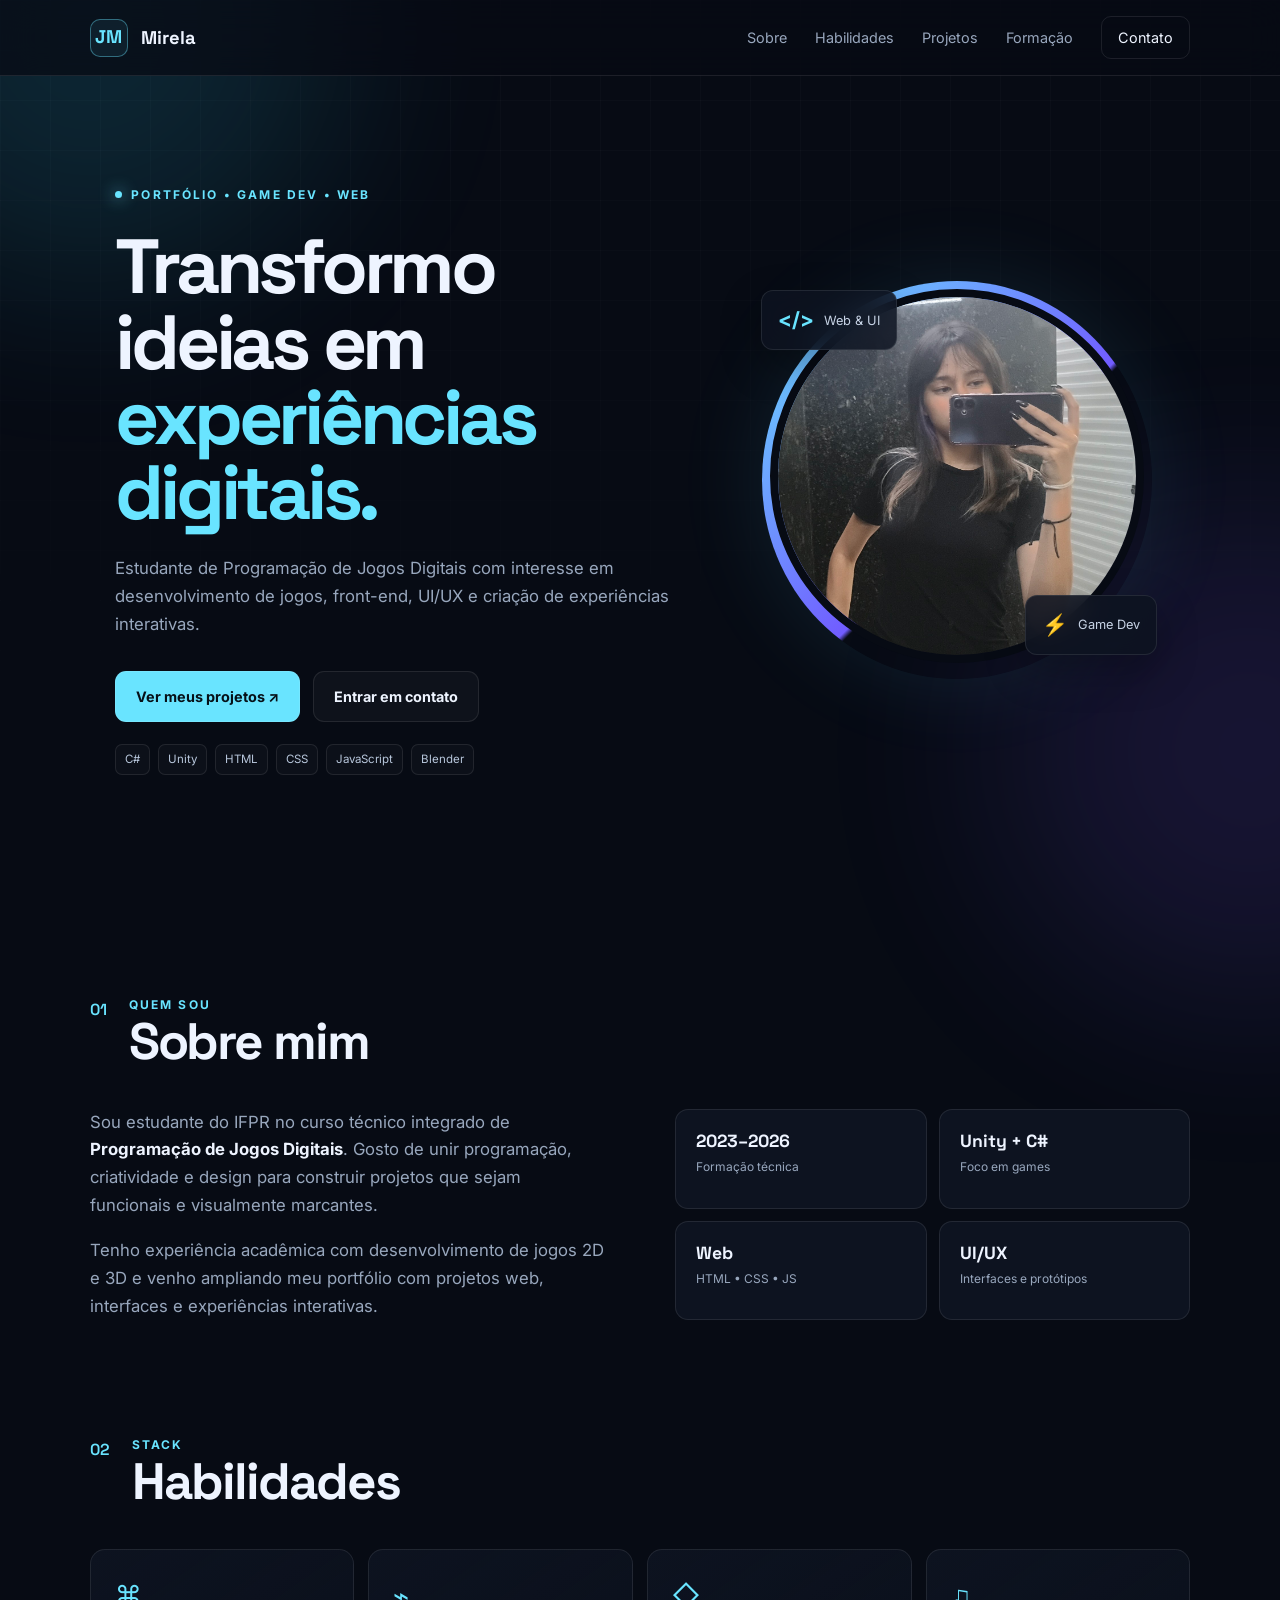
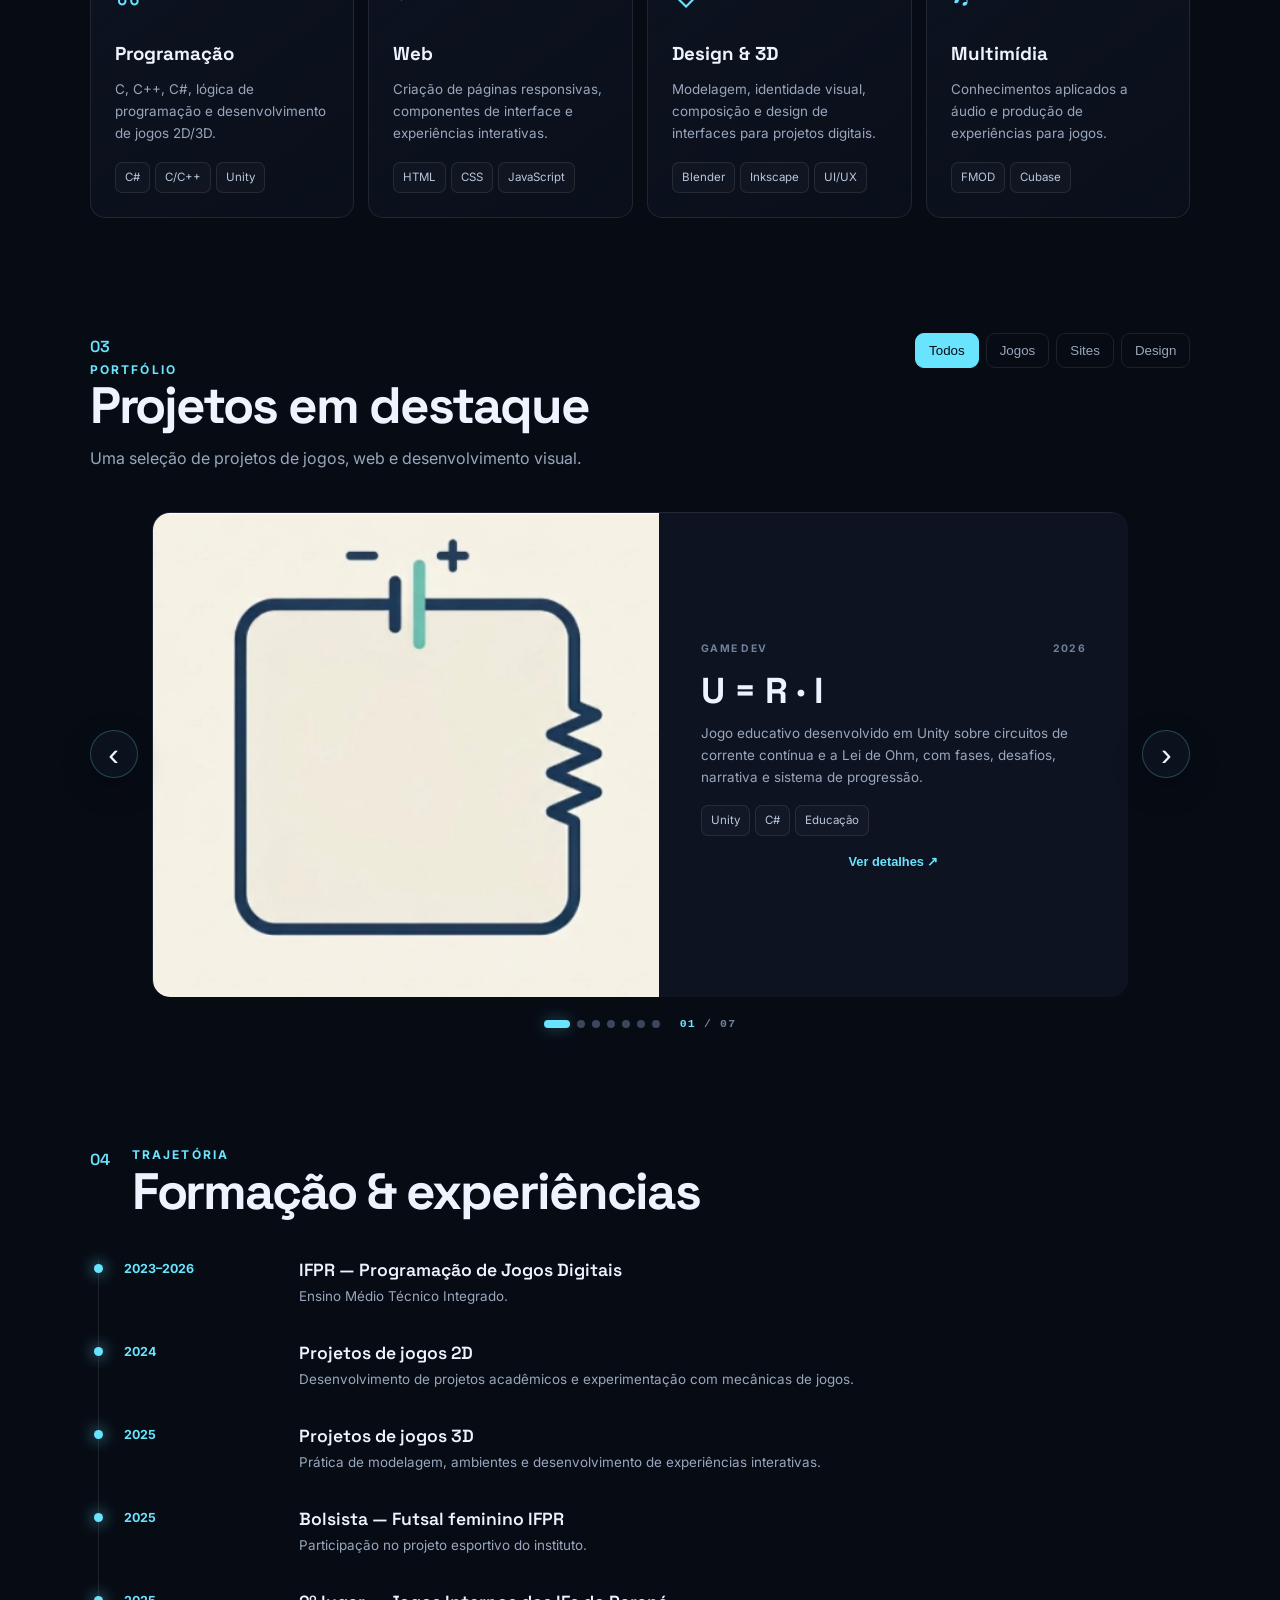
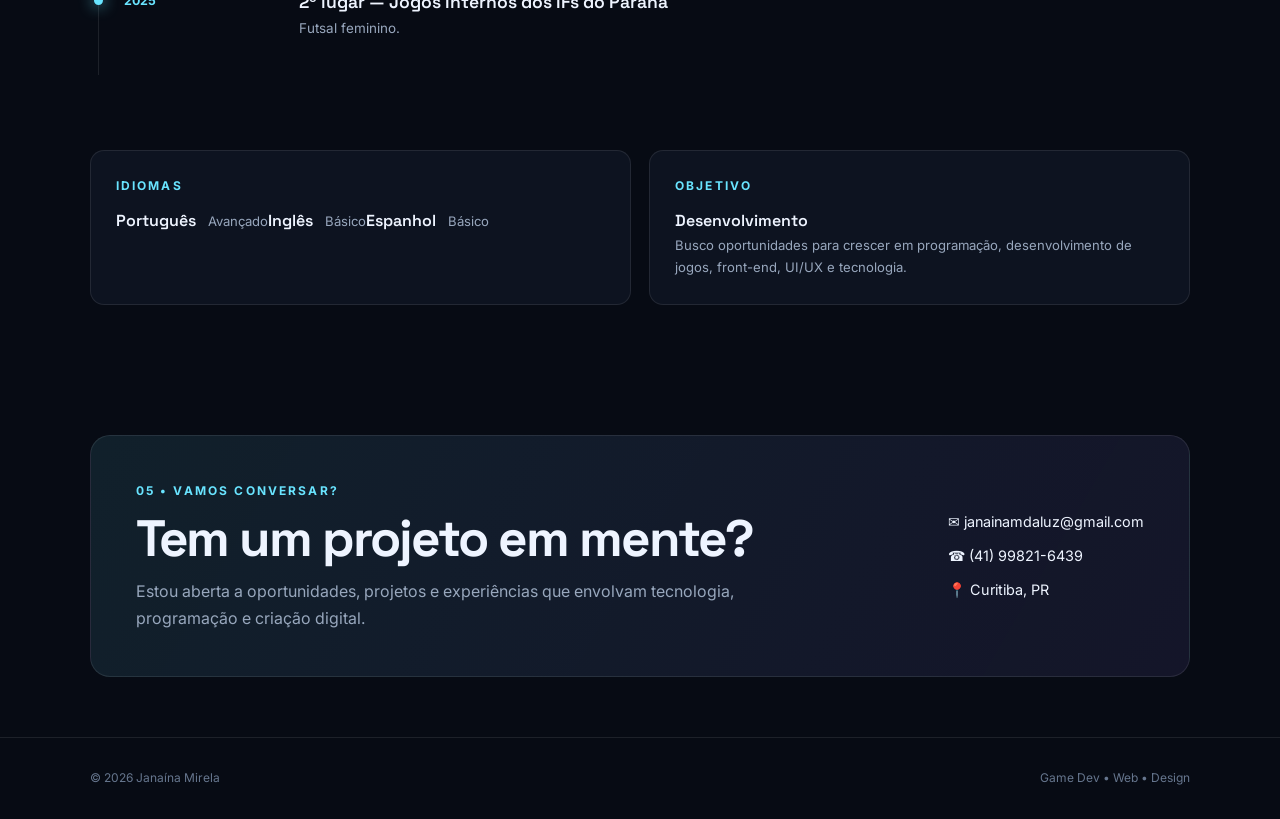
<file: index.html>
<!DOCTYPE html>
<html lang="pt-BR">
<head>
    <meta charset="UTF-8">
    <meta name="viewport" content="width=device-width, initial-scale=1.0">
    <meta name="description" content="Portfólio de Janaína Mirela — programação de jogos, desenvolvimento web e design.">
    <title>Janaína Mirela | Game Dev & Web</title>
    <link rel="preconnect" href="https://fonts.googleapis.com">
    <link rel="preconnect" href="https://fonts.gstatic.com" crossorigin>
    <link href="https://fonts.googleapis.com/css2?family=Inter:wght@400;500;600;700;800&family=Space+Grotesk:wght@500;600;700&display=swap" rel="stylesheet">
    <link rel="stylesheet" href="css/style.css">
</head>
<body>
    <div class="bg-grid"></div>
    <div class="glow glow-1"></div>
    <div class="glow glow-2"></div>

    <nav class="nav">
        <a class="brand" href="#inicio"><span>JM</span> Mirela</a>
        <button class="menu-toggle" aria-label="Abrir menu">☰</button>
        <div class="nav-links">
            <a href="#sobre">Sobre</a>
            <a href="#habilidades">Habilidades</a>
            <a href="#projetos">Projetos</a>
            <a href="#formacao">Formação</a>
            <a href="#contato" class="nav-cta">Contato</a>
        </div>
    </nav>

    <header id="inicio" class="hero">
        <div class="hero-copy">
            <div class="eyebrow"><span class="dot"></span> PORTFÓLIO • GAME DEV • WEB</div>
            <h1>Transformo ideias em <span>experiências digitais.</span></h1>
            <p class="hero-sub">
                Estudante de Programação de Jogos Digitais com interesse em desenvolvimento de jogos,
                front-end, UI/UX e criação de experiências interativas.
            </p>
            <div class="hero-actions">
                <a class="btn primary" href="#projetos">Ver meus projetos <span>↗</span></a>
                <a class="btn ghost" href="#contato">Entrar em contato</a>
            </div>
            <div class="hero-tags">
                <span>C#</span><span>Unity</span><span>HTML</span><span>CSS</span><span>JavaScript</span><span>Blender</span>
            </div>
        </div>
        <div class="hero-visual">
            <div class="profile-ring">
                <img src="imagem/fotodeperfil.jpg" alt="Foto de Janaína Mirela">
            </div>
            <div class="floating-card card-code"><b>&lt;/&gt;</b><span>Web & UI</span></div>
            <div class="floating-card card-game"><b>⚡</b><span>Game Dev</span></div>
        </div>
    </header>

    <main>
        <section id="sobre" class="section about">
            <div class="section-heading">
                <span class="section-number">01</span>
                <div><p class="kicker">QUEM SOU</p><h2>Sobre mim</h2></div>
            </div>
            <div class="about-grid">
                <div class="about-text">
                    <p>Sou estudante do IFPR no curso técnico integrado de <strong>Programação de Jogos Digitais</strong>.
                    Gosto de unir programação, criatividade e design para construir projetos que sejam funcionais e visualmente marcantes.</p>
                    <p>Tenho experiência acadêmica com desenvolvimento de jogos 2D e 3D e venho ampliando meu portfólio com projetos web, interfaces e experiências interativas.</p>
                </div>
                <div class="stats">
                    <div><strong>2023–2026</strong><span>Formação técnica</span></div>
                    <div><strong>Unity + C#</strong><span>Foco em games</span></div>
                    <div><strong>Web</strong><span>HTML • CSS • JS</span></div>
                    <div><strong>UI/UX</strong><span>Interfaces e protótipos</span></div>
                </div>
            </div>
        </section>

        <section id="habilidades" class="section">
            <div class="section-heading">
                <span class="section-number">02</span>
                <div><p class="kicker">STACK</p><h2>Habilidades</h2></div>
            </div>
            <div class="skills-grid">
                <article class="skill-card"><div class="skill-icon">⌘</div><h3>Programação</h3><p>C, C++, C#, lógica de programação e desenvolvimento de jogos 2D/3D.</p><div class="skill-list"><span>C#</span><span>C/C++</span><span>Unity</span></div></article>
                <article class="skill-card"><div class="skill-icon">⌁</div><h3>Web</h3><p>Criação de páginas responsivas, componentes de interface e experiências interativas.</p><div class="skill-list"><span>HTML</span><span>CSS</span><span>JavaScript</span></div></article>
                <article class="skill-card"><div class="skill-icon">◇</div><h3>Design & 3D</h3><p>Modelagem, identidade visual, composição e design de interfaces para projetos digitais.</p><div class="skill-list"><span>Blender</span><span>Inkscape</span><span>UI/UX</span></div></article>
                <article class="skill-card"><div class="skill-icon">♫</div><h3>Multimídia</h3><p>Conhecimentos aplicados a áudio e produção de experiências para jogos.</p><div class="skill-list"><span>FMOD</span><span>Cubase</span></div></article>
            </div>
        </section>

        <section id="projetos" class="section projects-section">
            <div class="section-heading heading-projects">
                <div>
                    <span class="section-number">03</span>
                    <p class="kicker">PORTFÓLIO</p>
                    <h2>Projetos em destaque</h2>
                    <p class="section-intro">Uma seleção de projetos de jogos, web e desenvolvimento visual.</p>
                </div>
                <div class="filters">
                    <button class="filter active" data-filter="all">Todos</button>
                    <button class="filter" data-filter="game">Jogos</button>
                    <button class="filter" data-filter="web">Sites</button>
                    <button class="filter" data-filter="design">Design</button>
                </div>
            </div>

            <div class="projects-carousel-wrap">
                <button class="carousel-arrow carousel-prev" type="button" aria-label="Projeto anterior">‹</button>
                <div class="projects-carousel" id="projectsCarousel">
                    <div class="projects-track">
                        <article class="project-card featured" data-category="game">
                            <div class="project-image"><img src="imagem/uri.png" alt="Projeto U = R · I"></div>
                            <div class="project-body"><div class="project-meta"><span>GAME DEV</span><span>2026</span></div><h3>U = R · I</h3><p>Jogo educativo desenvolvido em Unity sobre circuitos de corrente contínua e a Lei de Ohm, com fases, desafios, narrativa e sistema de progressão.</p><div class="project-tags"><span>Unity</span><span>C#</span><span>Educação</span></div><button class="details" data-title="U = R · I" data-description="Jogo educativo desenvolvido em Unity para ensinar conceitos de circuitos elétricos e Lei de Ohm por meio de desafios e progressão.">Ver detalhes ↗</button></div>
                        </article>
                        <article class="project-card" data-category="game design">
                            <div class="project-image"><img src="imagem/radianthero.png" alt="Radiant Hero"></div>
                            <div class="project-body"><div class="project-meta"><span>JOGO</span><span>PROJETO ACADÊMICO</span></div><h3>Radiant Hero</h3><p>Projeto de jogo com foco em construção visual, personagens e experiência interativa.</p><div class="project-tags"><span>Game Design</span><span>Unity</span></div><button class="details" data-title="Radiant Hero" data-description="Projeto de jogo acadêmico com foco em game design, identidade visual e experiência interativa.">Ver detalhes ↗</button></div>
                        </article>
                        <article class="project-card maze-project featured" data-category="game web">
                            <div class="project-image maze-thumb"><div class="maze-mini-grid"></div><div class="maze-mini-player p1">P1</div><div class="maze-mini-player p2">P2</div><div class="maze-mini-exit">★</div><div class="maze-thumb-label">MAZE_CRAZE.exe</div></div>
                            <div class="project-body"><div class="project-meta"><span>JOGO WEB</span><span>2026</span></div><h3>Maze Craze</h3><p>Recriação independente de um jogo de labirinto com multiplayer local. Dois jogadores disputam a saída usando o mesmo teclado.</p><div class="project-tags"><span>JavaScript</span><span>Canvas</span><span>Multiplayer local</span></div><button class="details play-details" data-title="Maze Craze" data-description="Recriação independente de um jogo de labirinto para dois jogadores, desenvolvida com HTML, CSS e JavaScript. A versão possui cinco mapas, placar, movimentação simultânea, efeitos visuais e sons sintetizados no navegador.">Ver projeto ↗</button><button class="play-project" type="button">▶ Jogar agora</button></div>
                        </article>
                        <article class="project-card" data-category="game">
                            <div class="project-image"><img src="imagem/pacman.png" alt="Pacman"></div>
                            <div class="project-body"><div class="project-meta"><span>JOGO</span><span>2D</span></div><h3>Pacman</h3><p>Projeto inspirado no clássico Pac-Man, desenvolvido para praticar movimentação, labirintos, pontuação e lógica de jogo.</p><div class="project-tags"><span>2D</span><span>Game Dev</span></div><button class="details" data-title="Pacman" data-description="Projeto 2D inspirado no clássico Pac-Man, explorando movimentação, labirinto, pontuação e lógica de jogo.">Ver detalhes ↗</button></div>
                        </article>
                        <article class="project-card" data-category="game">
                            <div class="project-image"><img src="imagem/snake.png" alt="Snake"></div>
                            <div class="project-body"><div class="project-meta"><span>JOGO</span><span>2D</span></div><h3>Snake</h3><p>Projeto inspirado no clássico Snake, desenvolvido para praticar movimentação, crescimento da cobra, colisões e pontuação.</p><div class="project-tags"><span>2D</span><span>Game Dev</span></div><button class="details" data-title="Snake" data-description="Projeto 2D inspirado no clássico Snake, explorando movimentação, crescimento, colisões e sistema de pontuação.">Ver detalhes ↗</button></div>
                        </article>
                        <article class="project-card" data-category="game design">
                            <div class="project-image"><img src="imagem/escaperoom.png" alt="Escape Room"></div>
                            <div class="project-body"><div class="project-meta"><span>JOGO</span><span>INTERATIVO</span></div><h3>Escape Room</h3><p>Experiência interativa baseada em exploração, desafios e resolução de problemas.</p><div class="project-tags"><span>Game Design</span><span>Interação</span></div><button class="details" data-title="Escape Room" data-description="Experiência interativa baseada em exploração e resolução de desafios.">Ver detalhes ↗</button></div>
                        </article>
                        <article class="project-card" data-category="design">
                            <div class="project-image"><img src="imagem/casablender.png" alt="Casa Blender"></div>
                            <div class="project-body"><div class="project-meta"><span>3D</span><span>DESIGN</span></div><h3>Casa Blender</h3><p>Projeto de modelagem 3D desenvolvido para praticar construção de ambientes e composição.</p><div class="project-tags"><span>Blender</span><span>3D</span></div><button class="details" data-title="Casa Blender" data-description="Projeto de modelagem 3D desenvolvido para estudos de ambientes, composição e visualização.">Ver detalhes ↗</button></div>
                        </article>
                    </div>
                </div>
                <button class="carousel-arrow carousel-next" type="button" aria-label="Próximo projeto">›</button>
            </div>
            <div class="carousel-controls">
                <div class="carousel-dots" id="carouselDots" aria-label="Selecionar projeto"></div>
                <div class="carousel-counter"><span id="carouselCurrent">01</span> / <span id="carouselTotal">07</span></div>
            </div>
        </section>

        <section id="formacao" class="section">
            <div class="section-heading">
                <span class="section-number">04</span>
                <div><p class="kicker">TRAJETÓRIA</p><h2>Formação & experiências</h2></div>
            </div>
            <div class="timeline">
                <div class="timeline-item"><span>2023–2026</span><div><h3>IFPR — Programação de Jogos Digitais</h3><p>Ensino Médio Técnico Integrado.</p></div></div>
                <div class="timeline-item"><span>2024</span><div><h3>Projetos de jogos 2D</h3><p>Desenvolvimento de projetos acadêmicos e experimentação com mecânicas de jogos.</p></div></div>
                <div class="timeline-item"><span>2025</span><div><h3>Projetos de jogos 3D</h3><p>Prática de modelagem, ambientes e desenvolvimento de experiências interativas.</p></div></div>
                <div class="timeline-item"><span>2025</span><div><h3>Bolsista — Futsal feminino IFPR</h3><p>Participação no projeto esportivo do instituto.</p></div></div>
                <div class="timeline-item"><span>2025</span><div><h3>2º lugar — Jogos Internos dos IFs do Paraná</h3><p>Futsal feminino.</p></div></div>
            </div>
        </section>

        <section class="section compact-section">
            <div class="mini-grid">
                <div><p class="kicker">IDIOMAS</p><h3>Português</h3><span>Avançado</span><h3>Inglês</h3><span>Básico</span><h3>Espanhol</h3><span>Básico</span></div>
                <div><p class="kicker">OBJETIVO</p><h3>Desenvolvimento</h3><p>Busco oportunidades para crescer em programação, desenvolvimento de jogos, front-end, UI/UX e tecnologia.</p></div>
            </div>
        </section>

        <section id="contato" class="contact">
            <div>
                <p class="kicker">05 • VAMOS CONVERSAR?</p>
                <h2>Tem um projeto em mente?</h2>
                <p>Estou aberta a oportunidades, projetos e experiências que envolvam tecnologia, programação e criação digital.</p>
            </div>
            <div class="contact-links">
                <a href="mailto:janainamdaluz@gmail.com">✉ janainamdaluz@gmail.com</a>
                <a href="tel:+5541998216439">☎ (41) 99821-6439</a>
                <span>📍 Curitiba, PR</span>
            </div>
        </section>
    </main>

    <footer><span>© 2026 Janaína Mirela</span><span>Game Dev • Web • Design</span></footer>

    <div class="modal" id="projectModal" aria-hidden="true">
        <div class="modal-box">
            <button class="modal-close" aria-label="Fechar">×</button>
            <p class="kicker">PROJETO</p>
            <h2 id="modalTitle"></h2>
            <p id="modalDescription"></p>
            <div class="modal-note">Adicione aqui o link do GitHub, itch.io, site publicado ou vídeo de demonstração quando quiser.</div>
        </div>
    </div>

    <div class="game-modal" id="gameModal" aria-hidden="true">
        <div class="game-modal-box">
            <div class="game-modal-head">
                <div>
                    <p class="kicker">JOGO INTERATIVO</p>
                    <h2>Maze Craze</h2>
                </div>
                <button class="game-modal-close" aria-label="Fechar jogo">×</button>
            </div>
            <div class="game-modal-info">
                <span>🎮 2 jogadores</span>
                <span>P1: WASD</span>
                <span>P2: SETAS</span>
                <span>5 mapas</span>
            </div>
            <iframe id="mazeGameFrame" src="jogos/maze-craze/index.html" title="Maze Craze — jogo multiplayer local" loading="lazy"></iframe>
        </div>
    </div>

    <script src="javascript/script.js"></script>
</body>
</html>
</file>
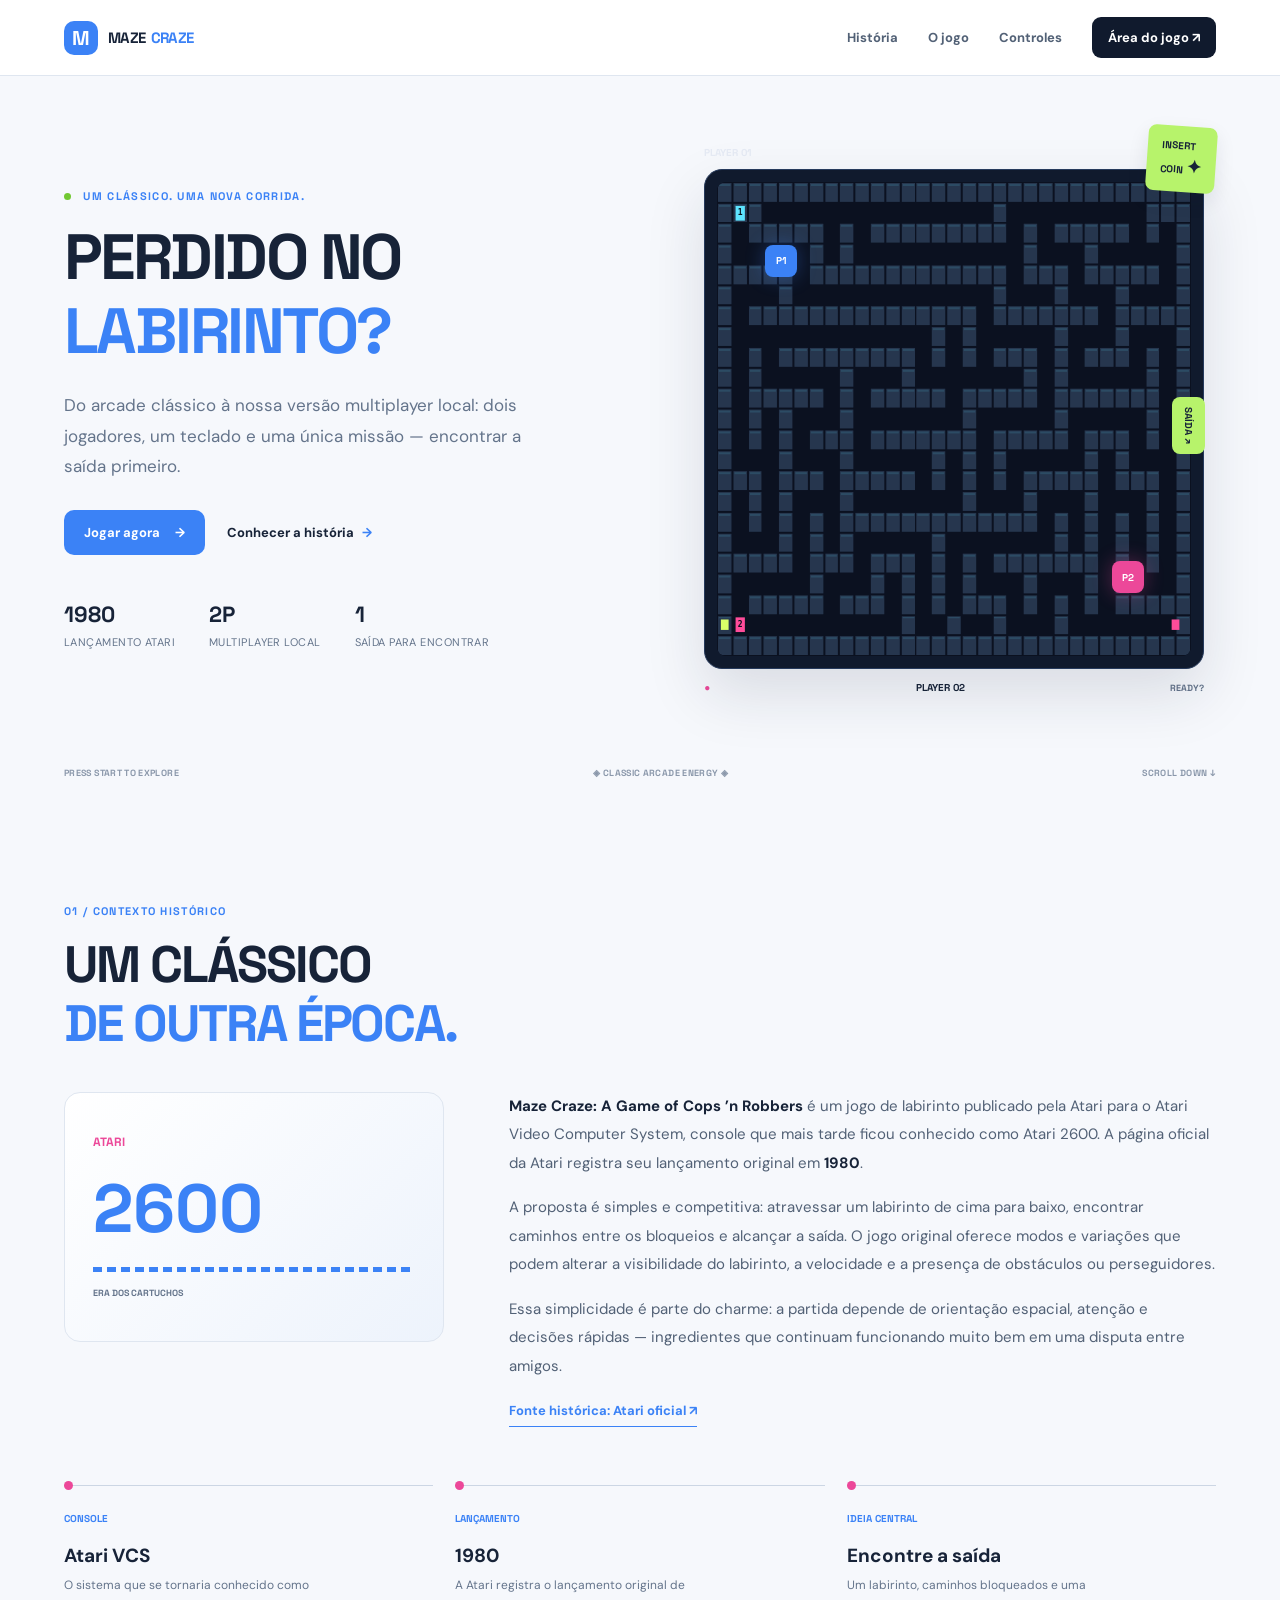
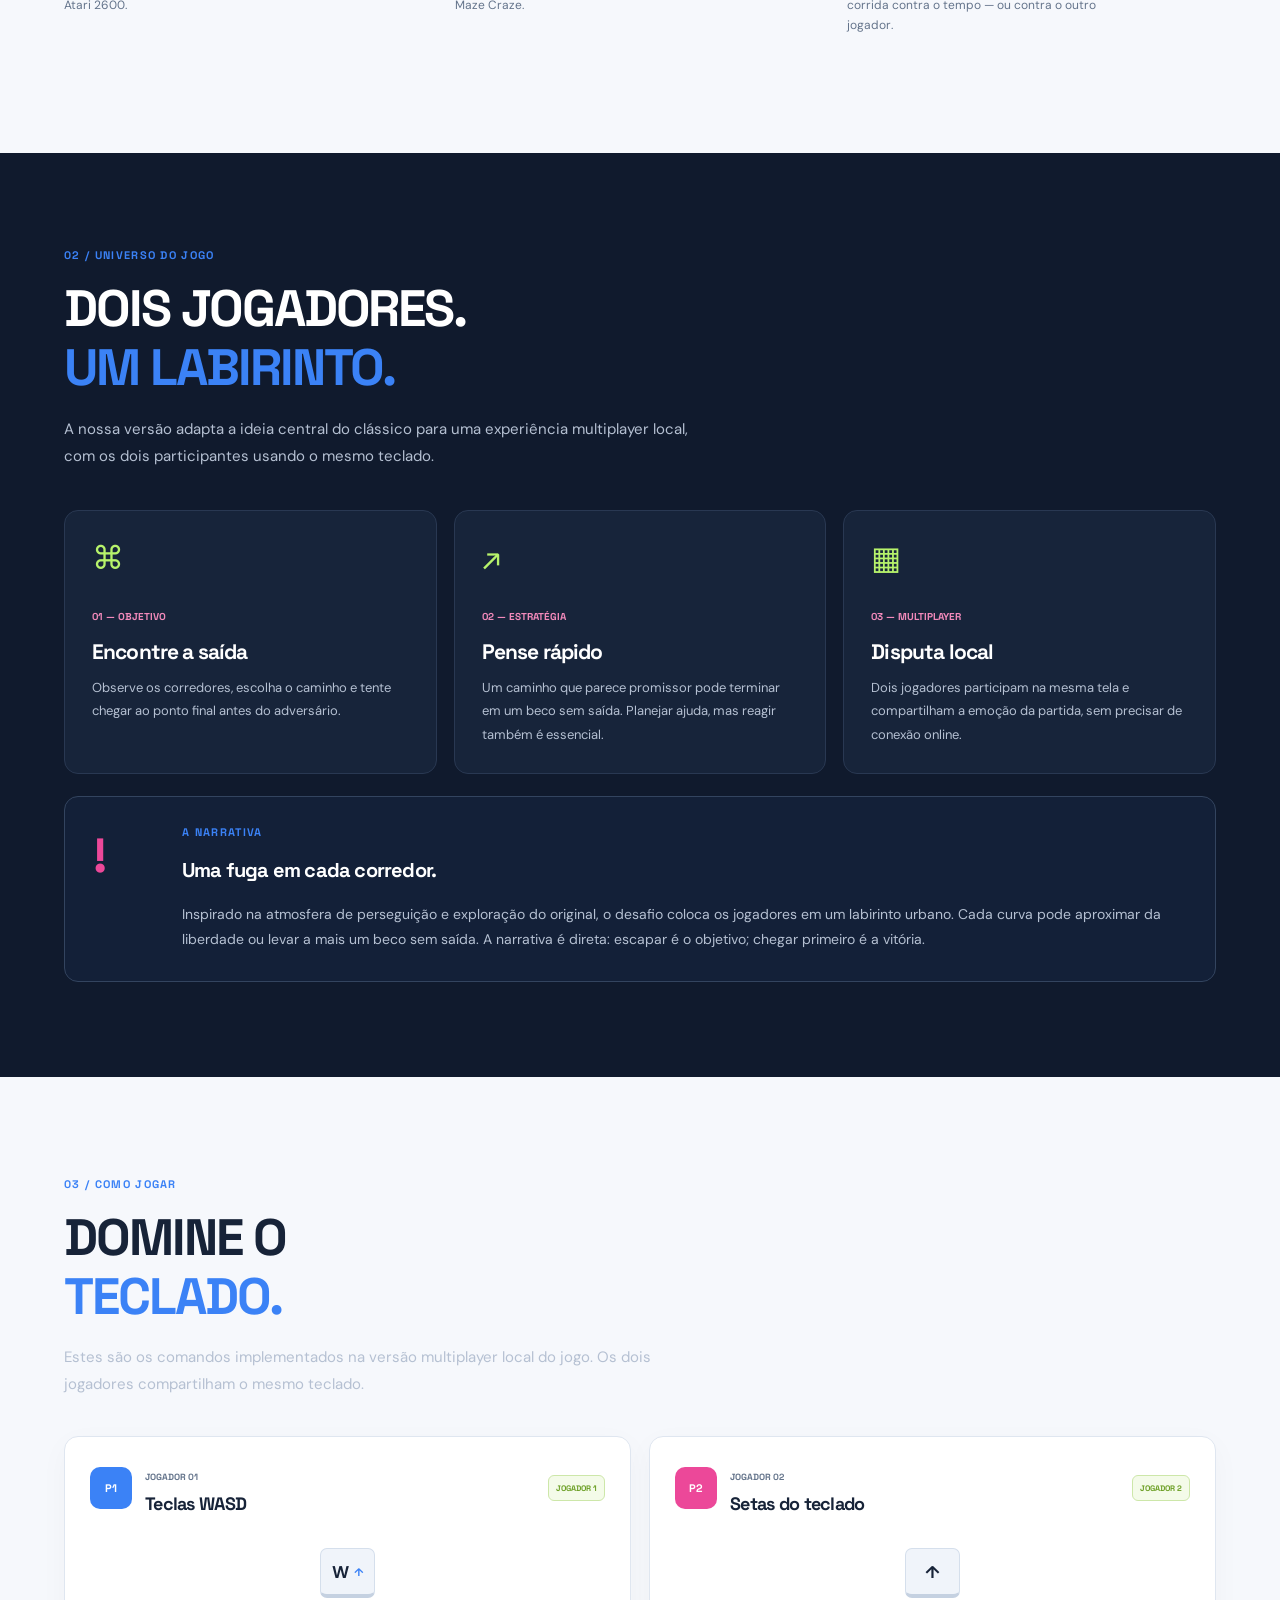
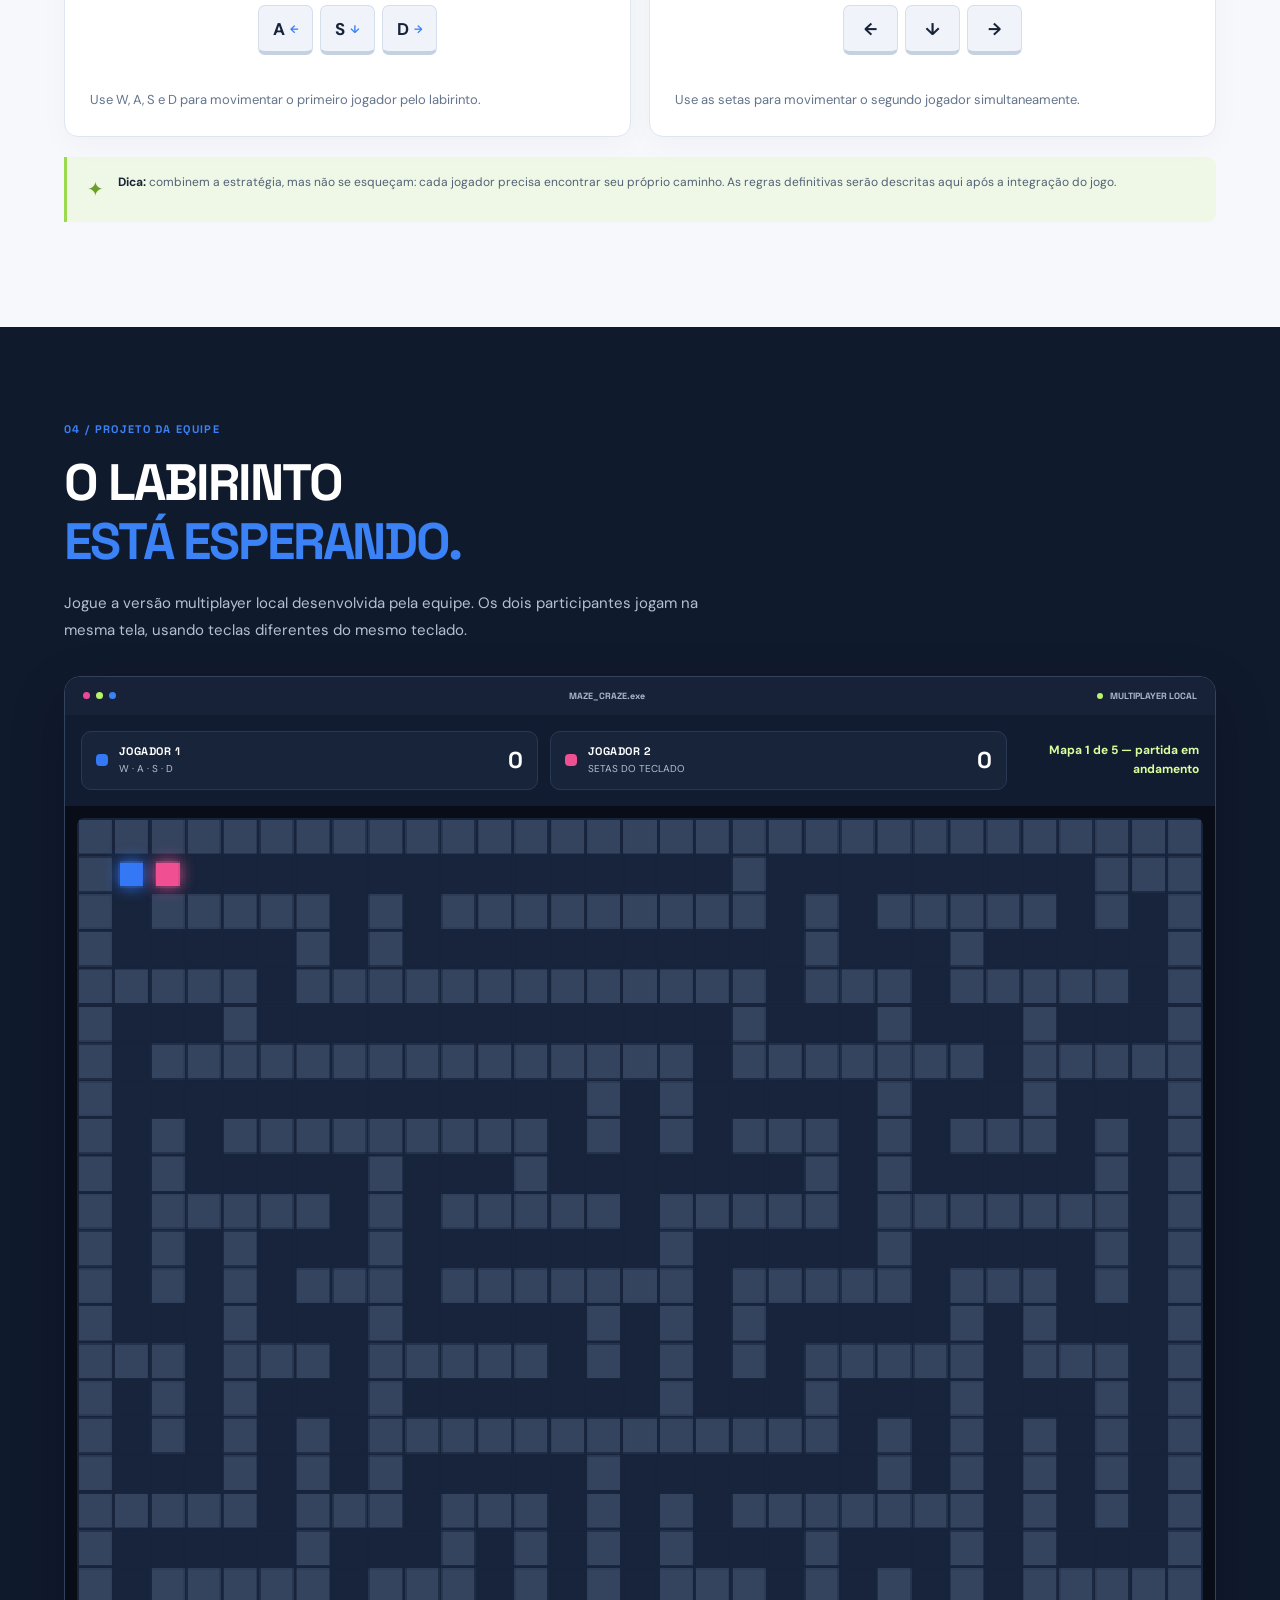
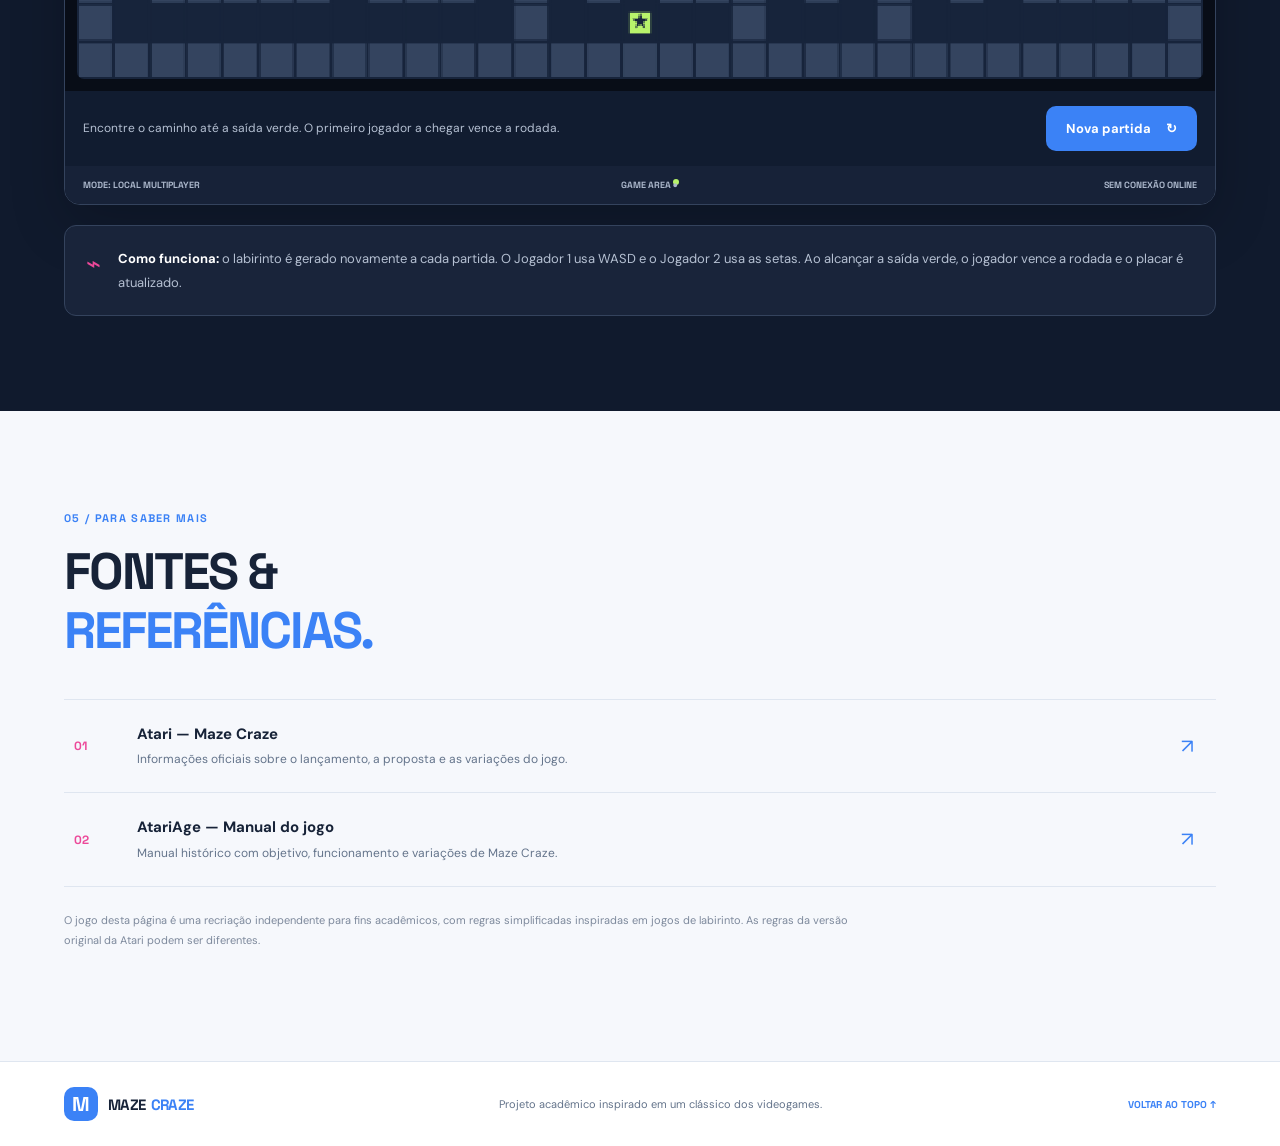
<file: jogos/maze-craze/index.html>
<!DOCTYPE html>
<html lang="pt-BR">
<head>
  <meta charset="UTF-8">
  <meta name="viewport" content="width=device-width, initial-scale=1.0">
  <meta name="description" content="Conheça Maze Craze, clássico do Atari, e a versão multiplayer local desenvolvida pela nossa equipe.">
  <title>MAZE CRAZE — Entre no labirinto</title>
  <link rel="preconnect" href="https://fonts.googleapis.com">
  <link rel="preconnect" href="https://fonts.gstatic.com" crossorigin>
  <link href="https://fonts.googleapis.com/css2?family=Press+Start+2P&family=Space+Grotesk:wght@400;500;600;700&display=swap" rel="stylesheet">
  <link rel="stylesheet" href="css/style.css">
</head>
<body>
  
  <header class="topbar">
    <a class="brand" href="#inicio" aria-label="Maze Craze - início"><span class="brand-mark">M</span> MAZE<span class="brand-accent">CRAZE</span></a>
    <button class="menu-toggle" aria-label="Abrir menu" aria-expanded="false">☰</button>
    <nav class="nav-links" aria-label="Navegação principal">
      <a href="#historia">História</a>
      <a href="#universo">O jogo</a>
      <a href="#controles">Controles</a>
      <a href="#jogar" class="nav-cta">Área do jogo ↗</a>
    </nav>
  </header>

  <main>
    <section class="hero section-wrap" id="inicio">
      <div class="hero-copy">
        <p class="eyebrow"><span class="live-dot"></span> UM CLÁSSICO. UMA NOVA CORRIDA.</p>
        <h1>PERDIDO NO<br><span>LABIRINTO?</span></h1>
        <p class="hero-text">Do arcade clássico à nossa versão multiplayer local: dois jogadores, um teclado e uma única missão — encontrar a saída primeiro.</p>
        <div class="hero-actions">
          <a class="button button-primary" href="#jogar">Jogar agora <span>→</span></a>
          <a class="text-link" href="#historia">Conhecer a história <span>→</span></a>
        </div>
        <div class="hero-stats">
          <div><strong>1980</strong><span>lançamento Atari</span></div>
          <div><strong>2P</strong><span>multiplayer local</span></div>
          <div><strong>1</strong><span>saída para encontrar</span></div>
        </div>
      </div>
      <div class="hero-art" aria-label="Ilustração de um labirinto com dois jogadores">
        <div class="art-label label-top">PLAYER 01 <span>●</span></div>
        <div class="maze-frame">
          <canvas id="heroMaze" width="480" height="480" aria-label="Ilustração decorativa de um labirinto"></canvas>
          <div class="player-chip player-blue">P1</div>
          <div class="player-chip player-pink">P2</div>
          <div class="exit-chip">SAÍDA <span>↗</span></div>
        </div>
        <div class="art-label label-bottom"><span>●</span> PLAYER 02 <small>READY?</small></div>
        <div class="floating-tag">INSERT<br>COIN <span>✦</span></div>
      </div>
      <div class="hero-bottomline"><span>PRESS START TO EXPLORE</span><span>◈ CLASSIC ARCADE ENERGY ◈</span><span>SCROLL DOWN ↓</span></div>
    </section>

    <section class="history section-wrap" id="historia">
      <div class="section-heading">
        <p class="eyebrow">01 / CONTEXTO HISTÓRICO</p>
        <h2>UM CLÁSSICO<br><span>DE OUTRA ÉPOCA.</span></h2>
      </div>
      <div class="history-grid">
        <div class="history-number"><span>ATARI</span><strong>2600</strong><div class="pixel-line"></div><small>ERA DOS CARTUCHOS</small></div>
        <div class="history-copy">
          <p><strong>Maze Craze: A Game of Cops ’n Robbers</strong> é um jogo de labirinto publicado pela Atari para o Atari Video Computer System, console que mais tarde ficou conhecido como Atari 2600. A página oficial da Atari registra seu lançamento original em <strong>1980</strong>.</p>
          <p>A proposta é simples e competitiva: atravessar um labirinto de cima para baixo, encontrar caminhos entre os bloqueios e alcançar a saída. O jogo original oferece modos e variações que podem alterar a visibilidade do labirinto, a velocidade e a presença de obstáculos ou perseguidores.</p>
          <p>Essa simplicidade é parte do charme: a partida depende de orientação espacial, atenção e decisões rápidas — ingredientes que continuam funcionando muito bem em uma disputa entre amigos.</p>
          <a class="source-link" href="https://atari.com/pages/mazecraze" target="_blank" rel="noopener noreferrer">Fonte histórica: Atari oficial ↗</a>
        </div>
      </div>
      <div class="timeline">
        <div class="timeline-item"><span class="timeline-dot"></span><small>CONSOLE</small><strong>Atari VCS</strong><p>O sistema que se tornaria conhecido como Atari 2600.</p></div>
        <div class="timeline-item"><span class="timeline-dot"></span><small>LANÇAMENTO</small><strong>1980</strong><p>A Atari registra o lançamento original de Maze Craze.</p></div>
        <div class="timeline-item"><span class="timeline-dot"></span><small>IDEIA CENTRAL</small><strong>Encontre a saída</strong><p>Um labirinto, caminhos bloqueados e uma corrida contra o tempo — ou contra o outro jogador.</p></div>
      </div>
    </section>

    <section class="game-info" id="universo">
      <div class="section-wrap">
        <div class="section-heading heading-light">
          <p class="eyebrow">02 / UNIVERSO DO JOGO</p>
          <h2>DOIS JOGADORES.<br><span>UM LABIRINTO.</span></h2>
          <p class="section-intro">A nossa versão adapta a ideia central do clássico para uma experiência multiplayer local, com os dois participantes usando o mesmo teclado.</p>
        </div>
        <div class="feature-grid">
          <article class="feature-card">
            <div class="feature-icon">⌘</div><span class="card-index">01 — OBJETIVO</span>
            <h3>Encontre a saída</h3>
            <p>Observe os corredores, escolha o caminho e tente chegar ao ponto final antes do adversário.</p>
          </article>
          <article class="feature-card">
            <div class="feature-icon">↗</div><span class="card-index">02 — ESTRATÉGIA</span>
            <h3>Pense rápido</h3>
            <p>Um caminho que parece promissor pode terminar em um beco sem saída. Planejar ajuda, mas reagir também é essencial.</p>
          </article>
          <article class="feature-card">
            <div class="feature-icon">▦</div><span class="card-index">03 — MULTIPLAYER</span>
            <h3>Disputa local</h3>
            <p>Dois jogadores participam na mesma tela e compartilham a emoção da partida, sem precisar de conexão online.</p>
          </article>
        </div>
        <div class="narrative-strip">
          <div class="narrative-symbol">!</div>
          <div><p class="eyebrow">A NARRATIVA</p><h3>Uma fuga em cada corredor.</h3><p>Inspirado na atmosfera de perseguição e exploração do original, o desafio coloca os jogadores em um labirinto urbano. Cada curva pode aproximar da liberdade ou levar a mais um beco sem saída. A narrativa é direta: escapar é o objetivo; chegar primeiro é a vitória.</p></div>
        </div>
      </div>
    </section>

    <section class="controls section-wrap" id="controles">
      <div class="section-heading">
        <p class="eyebrow">03 / COMO JOGAR</p>
        <h2>DOMINE O<br><span>TECLADO.</span></h2>
        <p class="section-intro">Estes são os comandos implementados na versão multiplayer local do jogo. Os dois jogadores compartilham o mesmo teclado.</p>
      </div>
      <div class="controls-layout">
        <article class="control-panel">
          <div class="control-panel-head"><span class="player-badge badge-blue">P1</span><div><small>JOGADOR 01</small><h3>Teclas WASD</h3></div><span class="status-tag">JOGADOR 1</span></div>
          <div class="key-set wasd" aria-label="Teclas W A S D">
            <kbd class="key-w">W <small>↑</small></kbd><kbd>A <small>←</small></kbd><kbd>S <small>↓</small></kbd><kbd>D <small>→</small></kbd>
          </div>
          <p>Use W, A, S e D para movimentar o primeiro jogador pelo labirinto.</p>
        </article>
        <article class="control-panel">
          <div class="control-panel-head"><span class="player-badge badge-pink">P2</span><div><small>JOGADOR 02</small><h3>Setas do teclado</h3></div><span class="status-tag">JOGADOR 2</span></div>
          <div class="key-set arrows" aria-label="Teclas de seta">
            <kbd class="arrow-up">↑</kbd><kbd class="arrow-left">←</kbd><kbd class="arrow-down">↓</kbd><kbd class="arrow-right">→</kbd>
          </div>
          <p>Use as setas para movimentar o segundo jogador simultaneamente.</p>
        </article>
      </div>
      <div class="tip-line"><span>✦</span><p><strong>Dica:</strong> combinem a estratégia, mas não se esqueçam: cada jogador precisa encontrar seu próprio caminho. As regras definitivas serão descritas aqui após a integração do jogo.</p></div>
    </section>

    <section class="play-section" id="jogar">
      <div class="section-wrap play-wrap">
        <div class="section-heading heading-light">
          <p class="eyebrow">04 / PROJETO DA EQUIPE</p>
          <h2>O LABIRINTO<br><span>ESTÁ ESPERANDO.</span></h2>
          <p class="section-intro">Jogue a versão multiplayer local desenvolvida pela equipe. Os dois participantes jogam na mesma tela, usando teclas diferentes do mesmo teclado.</p>
        </div>
        <div class="game-shell">
          <div class="game-topbar">
            <div class="game-lights"><i></i><i></i><i></i></div>
            <span>MAZE_CRAZE.exe</span>
            <span class="game-status"><b></b> MULTIPLAYER LOCAL</span>
          </div>
          <div class="live-scoreboard">
            <div class="live-player"><span class="score-dot score-blue"></span><div><strong>JOGADOR 1</strong><small>W · A · S · D</small></div><b id="pontos1">0</b></div>
            <div class="live-player"><span class="score-dot score-pink"></span><div><strong>JOGADOR 2</strong><small>SETAS DO TECLADO</small></div><b id="pontos2">0</b></div>
            <div class="live-status" id="status" role="status" aria-live="polite">Pronto para jogar</div>
          </div>
          <div class="canvas-holder game-canvas-holder">
            <canvas id="jogo" width="680" height="520" aria-label="Jogo de labirinto para dois jogadores"></canvas>
          </div>
          <div class="game-controls-bar">
            <p>Encontre o caminho até a saída verde. O primeiro jogador a chegar vence a rodada.</p>
            <button id="reiniciar" class="button button-primary" type="button">Nova partida <span>↻</span></button>
          </div>
          <div class="game-footer"><span>MODE: LOCAL MULTIPLAYER</span><span>GAME AREA <b>●</b></span><span>SEM CONEXÃO ONLINE</span></div>
        </div>
        <div class="integration-note"><span class="note-icon">⌁</span><p><strong>Como funciona:</strong> o labirinto é gerado novamente a cada partida. O Jogador 1 usa WASD e o Jogador 2 usa as setas. Ao alcançar a saída verde, o jogador vence a rodada e o placar é atualizado.</p></div>
      </div>
    </section>

    <section class="sources section-wrap" id="fontes">
      <div class="section-heading">
        <p class="eyebrow">05 / PARA SABER MAIS</p>
        <h2>FONTES &<br><span>REFERÊNCIAS.</span></h2>
      </div>
      <div class="source-list">
        <a href="https://atari.com/pages/mazecraze" target="_blank" rel="noopener noreferrer"><span class="source-number">01</span><span><strong>Atari — Maze Craze</strong><small>Informações oficiais sobre o lançamento, a proposta e as variações do jogo.</small></span><span class="source-arrow">↗</span></a>
        <a href="https://www.atariage.com/manual_html_page.php?SoftwareID=1141" target="_blank" rel="noopener noreferrer"><span class="source-number">02</span><span><strong>AtariAge — Manual do jogo</strong><small>Manual histórico com objetivo, funcionamento e variações de Maze Craze.</small></span><span class="source-arrow">↗</span></a>
      </div>
      <p class="source-disclaimer">O jogo desta página é uma recriação independente para fins acadêmicos, com regras simplificadas inspiradas em jogos de labirinto. As regras da versão original da Atari podem ser diferentes.</p>
    </section>
  </main>

  <footer class="footer">
    <a class="brand" href="#inicio"><span class="brand-mark">M</span> MAZE<span class="brand-accent">CRAZE</span></a>
    <p>Projeto acadêmico inspirado em um clássico dos videogames.</p>
    <a href="#inicio" class="back-top">VOLTAR AO TOPO ↑</a>
  </footer>
  <script src="js/script.js"></script>
</body>
</html>
</file>
<file: css/style.css>
*{margin:0;padding:0;box-sizing:border-box}
:root{--bg:#070b14;--panel:#0d1320;--panel2:#111a2a;--text:#eef4ff;--muted:#98a7bd;--line:rgba(255,255,255,.09);--accent:#69e4ff;--accent2:#9b7cff}
html{scroll-behavior:smooth}
body{font-family:Inter,Arial,sans-serif;background:var(--bg);color:var(--text);line-height:1.65;overflow-x:hidden}
a{color:inherit;text-decoration:none}.bg-grid{position:fixed;inset:0;z-index:-3;background-image:linear-gradient(rgba(255,255,255,.025) 1px,transparent 1px),linear-gradient(90deg,rgba(255,255,255,.025) 1px,transparent 1px);background-size:50px 50px;mask-image:linear-gradient(to bottom,black,transparent 85%)}
.glow{position:fixed;width:500px;height:500px;border-radius:50%;filter:blur(100px);opacity:.13;z-index:-2}.glow-1{background:#36d9ff;top:-220px;left:-160px}.glow-2{background:#8158ff;right:-220px;top:500px}
.nav{height:76px;position:fixed;top:0;left:0;right:0;z-index:50;display:flex;align-items:center;justify-content:space-between;padding:0 7%;background:rgba(7,11,20,.72);backdrop-filter:blur(18px);border-bottom:1px solid var(--line)}
.brand{font-family:"Space Grotesk";font-size:1.15rem;font-weight:700}.brand span{display:inline-grid;place-items:center;width:38px;height:38px;margin-right:8px;border:1px solid rgba(105,228,255,.4);border-radius:10px;color:var(--accent);background:rgba(105,228,255,.07)}
.nav-links{display:flex;align-items:center;gap:28px;color:var(--muted);font-size:.9rem}.nav-links a:hover{color:var(--text)}.nav-cta{padding:9px 16px;border:1px solid var(--line);border-radius:10px;color:var(--text)!important}.menu-toggle{display:none;background:none;border:0;color:white;font-size:1.5rem}
.hero{min-height:100vh;padding:150px 9% 90px;display:grid;grid-template-columns:1.15fr .85fr;gap:70px;align-items:center;max-width:1500px;margin:auto}
.eyebrow,.kicker{font-size:.75rem;letter-spacing:.18em;font-weight:700;color:var(--accent)}.eyebrow{display:flex;align-items:center;gap:9px}.dot{width:7px;height:7px;border-radius:50%;background:var(--accent);box-shadow:0 0 16px var(--accent)}
.hero h1{font-family:"Space Grotesk";font-size:clamp(3rem,6vw,6.4rem);line-height:.98;letter-spacing:-.055em;margin:25px 0}.hero h1 span{color:var(--accent)}
.hero-sub{max-width:650px;color:var(--muted);font-size:1.05rem}.hero-actions{display:flex;gap:13px;margin:32px 0 22px;flex-wrap:wrap}.btn{padding:13px 20px;border-radius:11px;font-weight:700;font-size:.9rem;border:1px solid var(--line);transition:.25s}.btn:hover{transform:translateY(-2px)}.btn.primary{background:var(--accent);color:#061018}.btn.ghost{background:rgba(255,255,255,.03)}
.hero-tags{display:flex;gap:8px;flex-wrap:wrap}.hero-tags span,.project-tags span,.skill-list span{font-size:.72rem;color:#b8c7dc;border:1px solid var(--line);padding:5px 9px;border-radius:7px;background:rgba(255,255,255,.025)}
.hero-visual{position:relative;min-height:500px;display:grid;place-items:center}.profile-ring{width:min(390px,70vw);aspect-ratio:1;border-radius:50%;padding:8px;background:linear-gradient(135deg,var(--accent),#715cff 55%,transparent 56%);box-shadow:0 0 90px rgba(105,228,255,.1)}.profile-ring img{width:100%;height:100%;object-fit:cover;object-position:center center;border-radius:50%;border:8px solid var(--bg);filter:saturate(.95)}
.floating-card{position:absolute;background:rgba(13,19,32,.85);border:1px solid var(--line);backdrop-filter:blur(15px);padding:12px 16px;border-radius:12px;display:flex;align-items:center;gap:10px;box-shadow:0 15px 40px rgba(0,0,0,.3)}.floating-card b{font-size:1.3rem;color:var(--accent)}.floating-card span{font-size:.8rem;color:#c7d3e5}.card-code{top:12%;left:3%}.card-game{bottom:15%;right:2%}
main{max-width:1280px;margin:auto}.section{padding:95px 7% 20px}.section-heading{display:flex;gap:22px;align-items:flex-start;margin-bottom:40px}.section-number{font:600 1rem "Space Grotesk";color:var(--accent);padding-top:4px}.section h2,.contact h2{font:700 clamp(2rem,4vw,3.4rem) "Space Grotesk";letter-spacing:-.04em;line-height:1.05}.about-grid{display:grid;grid-template-columns:1fr 1fr;gap:70px}.about-text{font-size:1.05rem;color:var(--muted)}.about-text p+p{margin-top:18px}.about-text strong{color:var(--text)}
.stats{display:grid;grid-template-columns:1fr 1fr;gap:12px}.stats div{background:var(--panel);border:1px solid var(--line);border-radius:13px;padding:20px}.stats strong{display:block;font:700 1.1rem "Space Grotesk";color:var(--text)}.stats span{font-size:.75rem;color:var(--muted)}
.skills-grid{display:grid;grid-template-columns:repeat(4,1fr);gap:14px}.skill-card{background:linear-gradient(145deg,var(--panel),rgba(13,19,32,.55));border:1px solid var(--line);padding:24px;border-radius:15px;min-height:230px}.skill-icon{color:var(--accent);font-size:1.7rem;margin-bottom:20px}.skill-card h3{font-family:"Space Grotesk";margin-bottom:8px}.skill-card p{font-size:.84rem;color:var(--muted);margin-bottom:18px}.skill-list{display:flex;gap:5px;flex-wrap:wrap}
.heading-projects{justify-content:space-between;gap:30px}.section-intro{color:var(--muted);margin-top:12px}.filters{display:flex;gap:7px;flex-wrap:wrap}.filter{cursor:pointer;color:var(--muted);background:transparent;border:1px solid var(--line);padding:9px 13px;border-radius:9px}.filter.active,.filter:hover{color:var(--bg);background:var(--accent);border-color:var(--accent)}
.projects-grid{display:grid;grid-template-columns:repeat(2,1fr);gap:18px}.project-card{background:var(--panel);border:1px solid var(--line);border-radius:16px;overflow:hidden;transition:.3s}.project-card:hover{transform:translateY(-5px);border-color:rgba(105,228,255,.3)}.project-card.featured{grid-column:span 2;display:grid;grid-template-columns:1.15fr 1fr}.project-image{height:260px;overflow:hidden;background:#0a0f1a}.featured .project-image{height:100%;min-height:360px}.project-image img{width:100%;height:100%;object-fit:cover;transition:.5s}.project-card:hover .project-image img{transform:scale(1.035)}.project-body{padding:25px}.project-meta{display:flex;justify-content:space-between;color:#6f819b;font-size:.65rem;font-weight:700;letter-spacing:.12em;margin-bottom:10px}.project-body h3{font:700 1.65rem "Space Grotesk";margin-bottom:8px}.project-body p{font-size:.84rem;color:var(--muted);margin-bottom:17px}.project-tags{display:flex;gap:5px;flex-wrap:wrap}.details{margin-top:18px;background:none;border:0;color:var(--accent);font-weight:700;cursor:pointer;padding:0;font-size:.8rem}.site-placeholder{height:260px;display:flex;flex-direction:column;align-items:center;justify-content:center;background:radial-gradient(circle at 50% 40%,rgba(105,228,255,.14),transparent 45%),#0a0f1a;color:var(--accent);font-family:"Space Grotesk"}.site-placeholder span{font-size:3rem}.site-placeholder small{letter-spacing:.18em;color:#657891;margin:8px}.site-placeholder strong{font-size:1.4rem;color:white}
.timeline{border-left:1px solid var(--line);margin-left:8px}.timeline-item{display:grid;grid-template-columns:150px 1fr;gap:25px;padding:0 0 35px 25px;position:relative}.timeline-item:before{content:"";position:absolute;left:-5px;top:5px;width:9px;height:9px;border-radius:50%;background:var(--accent);box-shadow:0 0 15px var(--accent)}.timeline-item>span{color:var(--accent);font-size:.78rem;font-weight:700}.timeline-item h3{font:600 1.1rem "Space Grotesk";margin-bottom:4px}.timeline-item p{font-size:.84rem;color:var(--muted)}
.compact-section{padding-top:55px}.mini-grid{display:grid;grid-template-columns:1fr 1fr;gap:18px}.mini-grid>div{background:var(--panel);border:1px solid var(--line);padding:25px;border-radius:14px}.mini-grid h3{display:inline-block;margin:15px 12px 4px 0;font:600 1rem "Space Grotesk"}.mini-grid span,.mini-grid p:not(.kicker){font-size:.82rem;color:var(--muted)}
.contact{margin:110px 7% 60px;padding:45px;background:linear-gradient(120deg,rgba(105,228,255,.1),rgba(155,124,255,.09));border:1px solid var(--line);border-radius:20px;display:flex;justify-content:space-between;gap:40px;align-items:center}.contact>div:first-child{max-width:650px}.contact h2{margin:12px 0}.contact p:not(.kicker){color:var(--muted)}.contact-links{display:flex;flex-direction:column;gap:10px;font-size:.9rem}.contact-links a:hover{color:var(--accent)}
footer{max-width:1280px;margin:auto;padding:30px 7%;border-top:1px solid var(--line);display:flex;justify-content:space-between;color:#66768e;font-size:.75rem}
.modal{position:fixed;inset:0;background:rgba(0,0,0,.72);backdrop-filter:blur(10px);z-index:100;display:none;place-items:center;padding:20px}.modal.show{display:grid}.modal-box{max-width:600px;background:var(--panel2);border:1px solid var(--line);border-radius:18px;padding:38px;position:relative;box-shadow:0 30px 80px rgba(0,0,0,.5)}.modal-box h2{font:700 2.2rem "Space Grotesk";margin:10px 0}.modal-box>p:not(.kicker){color:var(--muted)}.modal-close{position:absolute;right:16px;top:14px;border:0;background:none;color:white;font-size:2rem;cursor:pointer}.modal-note{margin-top:25px;padding:13px;border-radius:10px;background:rgba(105,228,255,.06);border:1px solid rgba(105,228,255,.15);color:#9db1c8;font-size:.78rem}
/* ===== CARROSSEL DE PROJETOS ===== */
.projects-carousel-wrap{position:relative;display:flex;align-items:center;gap:14px}
.projects-carousel{overflow:hidden;width:100%;border-radius:18px}
.projects-track{display:flex;transition:transform .55s cubic-bezier(.22,.61,.36,1);will-change:transform}
.projects-carousel .project-card{flex:0 0 100%;width:100%;min-width:100%;margin:0;border-radius:18px;display:grid;grid-template-columns:1.08fr 1fr;min-height:430px}
.projects-carousel .project-card .project-image{height:100%;min-height:430px}
.projects-carousel .project-card .project-body{display:flex;flex-direction:column;justify-content:center;padding:42px}
.projects-carousel .project-card .project-body h3{font-size:2.25rem}
.carousel-arrow{flex:0 0 48px;width:48px;height:48px;border-radius:50%;border:1px solid rgba(105,228,255,.25);background:rgba(13,19,32,.9);color:var(--text);font-size:2rem;line-height:1;cursor:pointer;z-index:3;transition:.2s;box-shadow:0 10px 30px rgba(0,0,0,.25)}
.carousel-arrow:hover{background:var(--accent);color:#061018;transform:scale(1.06)}
.carousel-arrow:disabled{opacity:.3;cursor:not-allowed;transform:none}
.carousel-controls{display:flex;align-items:center;justify-content:center;gap:20px;margin-top:20px}
.carousel-dots{display:flex;gap:7px;align-items:center}
.carousel-dot{width:8px;height:8px;padding:0;border:0;border-radius:50%;background:#3a475c;cursor:pointer;transition:.25s}
.carousel-dot.active{width:26px;border-radius:10px;background:var(--accent);box-shadow:0 0 15px rgba(105,228,255,.35)}
.carousel-counter{font:700 .72rem monospace;color:#71829a;letter-spacing:.1em}
.carousel-counter #carouselCurrent{color:var(--accent)}
.projects-carousel .project-card.hidden-filter{display:none!important}
@media(max-width:950px){
  .projects-carousel .project-card{grid-template-columns:1fr;min-height:0}
  .projects-carousel .project-card .project-image{height:310px;min-height:310px}
  .projects-carousel .project-card .project-body{padding:28px}
  .projects-carousel .project-card .project-body h3{font-size:1.8rem}
  .carousel-arrow{flex-basis:42px;width:42px;height:42px}
}
@media(max-width:650px){
  .projects-carousel-wrap{gap:6px}
  .projects-carousel{border-radius:14px}
  .projects-carousel .project-card .project-image{height:230px;min-height:230px}
  .projects-carousel .project-card .project-body{padding:22px}
  .projects-carousel .project-card .project-body h3{font-size:1.55rem}
  .carousel-arrow{flex-basis:36px;width:36px;height:36px;font-size:1.55rem}
  .carousel-controls{margin-top:14px}
}

@media(max-width:950px){.hero{grid-template-columns:1fr;text-align:center}.hero-copy{display:flex;flex-direction:column;align-items:center}.hero-visual{min-height:430px}.skills-grid{grid-template-columns:1fr 1fr}.about-grid{grid-template-columns:1fr}.projects-grid{grid-template-columns:1fr}.project-card.featured{grid-column:auto;display:block}.featured .project-image{height:300px}.heading-projects{display:block}.filters{margin-top:22px}.contact{display:block}.contact-links{margin-top:25px}}
@media(max-width:650px){.nav{padding:0 5%}.menu-toggle{display:block}.nav-links{display:none;position:absolute;top:76px;left:0;right:0;padding:18px 5%;background:rgba(7,11,20,.97);flex-direction:column;align-items:flex-start}.nav-links.open{display:flex}.hero{padding:130px 6% 70px}.hero h1{font-size:3rem}.hero-visual{min-height:330px}.profile-ring{width:270px}.floating-card{transform:scale(.85)}.section{padding:75px 6% 10px}.skills-grid{grid-template-columns:1fr}.stats,.mini-grid{grid-template-columns:1fr}.timeline-item{grid-template-columns:1fr;gap:5px}.contact{margin:80px 6% 40px;padding:30px}.contact-links{font-size:.8rem}footer{padding:25px 6%;gap:15px;flex-direction:column}}

/* ===== MAZE CRAZE / JOGO INTEGRADO ===== */
.maze-project .project-image { position: relative; overflow: hidden; }
.maze-thumb {
  min-height: 260px;
  background:
    radial-gradient(circle at 20% 20%, rgba(93,228,255,.18), transparent 28%),
    radial-gradient(circle at 80% 80%, rgba(255,76,154,.14), transparent 30%),
    #0b1120;
  border: 1px solid #263a5c;
}
.maze-mini-grid {
  position:absolute; inset:28px;
  background:
    linear-gradient(90deg, transparent 46%, rgba(93,228,255,.16) 47%, rgba(93,228,255,.16) 53%, transparent 54%),
    linear-gradient(0deg, transparent 46%, rgba(93,228,255,.16) 47%, rgba(93,228,255,.16) 53%, transparent 54%);
  background-size:34px 34px;
  opacity:.8;
  box-shadow: inset 0 0 0 2px #26364e;
}
.maze-mini-grid::before, .maze-mini-grid::after {
  content:""; position:absolute; background:#26364e;
}
.maze-mini-grid::before { left:8%; top:15%; width:65%; height:12px; box-shadow:80px 55px 0 #26364e, 15px 120px 0 #26364e, 145px 150px 0 #26364e; }
.maze-mini-grid::after { right:10%; top:8%; width:12px; height:75%; box-shadow:-90px 20px 0 #26364e, -170px 110px 0 #26364e; }
.maze-mini-player {
  position:absolute; width:36px; height:36px; display:grid; place-items:center;
  font:800 9px monospace; color:#fff; border-radius:8px; z-index:2;
}
.maze-mini-player.p1 { left:10%; top:15%; background:#5de4ff; box-shadow:0 0 24px #5de4ff66; }
.maze-mini-player.p2 { right:10%; bottom:15%; background:#ff4c9a; box-shadow:0 0 24px #ff4c9a55; }
.maze-mini-exit {
  position:absolute; right:8%; top:46%; z-index:2; color:#d9ff68; font-size:28px;
  text-shadow:0 0 18px #d9ff68;
}
.maze-thumb-label {
  position:absolute; left:28px; bottom:20px; z-index:3;
  color:#d9ff68; font:700 10px monospace; letter-spacing:.08em;
}
.play-project {
  margin-top:10px; border:0; cursor:pointer; border-radius:10px; padding:10px 14px;
  background:#d9ff68; color:#10182a; font-weight:800; transition:.2s;
}
.play-project:hover { transform:translateY(-2px); box-shadow:0 8px 25px #d9ff6833; }

.game-modal {
  position:fixed; inset:0; z-index:1000; display:none; align-items:center; justify-content:center;
  padding:22px; background:rgba(3,7,16,.88); backdrop-filter:blur(10px);
}
.game-modal.show { display:flex; }
.game-modal-box {
  width:min(1180px, 100%); height:min(92vh, 920px); background:#0b1120;
  border:1px solid #263a5c; border-radius:18px; overflow:hidden;
  box-shadow:0 30px 100px rgba(0,0,0,.6); display:flex; flex-direction:column;
}
.game-modal-head {
  display:flex; justify-content:space-between; align-items:center; gap:20px;
  padding:18px 22px; border-bottom:1px solid #263a5c; background:#101a2d; color:#fff;
}
.game-modal-head h2 { margin:4px 0 0; font-size:24px; }
.game-modal-close {
  width:42px; height:42px; border-radius:10px; border:1px solid #33445f;
  background:#17243a; color:#fff; font-size:26px; cursor:pointer;
}
.game-modal-info {
  display:flex; flex-wrap:wrap; gap:9px; padding:12px 22px; background:#0f192b;
  color:#b5c0d2; font:700 11px monospace;
}
.game-modal-info span { border:1px solid #293852; padding:7px 10px; border-radius:7px; }
#mazeGameFrame { flex:1; width:100%; border:0; min-height:0; background:#0b1120; }
@media (max-width:700px) {
  .game-modal { padding:8px; }
  .game-modal-box { height:96vh; border-radius:12px; }
  .game-modal-info { gap:5px; padding:9px 12px; }
  .game-modal-info span { font-size:9px; padding:5px 7px; }
}
</file>
<file: jogos/maze-craze/css/style.css>
@import url('https://fonts.googleapis.com/css2?family=DM+Sans:wght@400;500;600;700&family=Space+Grotesk:wght@400;500;600;700&display=swap');

:root {
    --bg: #f6f8fc;
    --panel: #fff;
    --panel2: #eef3fa;
    --text: #172338;
    --muted: #64748b;
    --blue: #3b82f6;
    --pink: #ec4899;
    --lime: #b7f36b;
    --line: #dfe6f0;
    --dark: #101a2d;
    --body: 'DM Sans', sans-serif;
    --heading: 'Space Grotesk', sans-serif;
}

* {
    box-sizing: border-box;
}

html {
    scroll-behavior: smooth;
    scroll-padding-top: 85px;
}

body {
    margin: 0;
    background: var(--bg);
    color: var(--text);
    font-family: var(--body);
    line-height: 1.65;
    overflow-x: hidden;
}

a {
    color: inherit;
    text-decoration: none;
}

p {
    margin-top: 0;
}

h1,
h2,
h3 {
    font-family: var(--heading);
    line-height: 1.15;
    letter-spacing: -.04em;
}

h1,
h2 {
    margin: 0 0 22px;
}

h1 {
    font-size: clamp(2.6rem, 5vw, 4.6rem);
}

h2 {
    font-size: clamp(2rem, 4vw, 3.3rem);
}

h1 span,
h2 span {
    color: var(--blue);
}

/* Topbar */

.topbar {
    height: 76px;
    padding: 0 max(5vw, 24px);
    display: flex;
    align-items: center;
    justify-content: space-between;
    border-bottom: 1px solid var(--line);
    background: rgba(255, 255, 255, .92);
    backdrop-filter: blur(14px);
    position: sticky;
    top: 0;
    z-index: 20;
}

.brand {
    display: flex;
    align-items: center;
    gap: 5px;
    font: 700 15px var(--heading);
    letter-spacing: -.04em;
}

.brand-mark {
    display: grid;
    place-items: center;
    width: 34px;
    height: 34px;
    border-radius: 10px;
    background: var(--blue);
    color: white;
    font: 700 20px var(--heading);
    margin-right: 5px;
}

.brand-accent {
    color: var(--blue);
}

.nav-links {
    display: flex;
    align-items: center;
    gap: 30px;
    font-size: 13px;
    font-weight: 700;
    color: #526176;
}

.nav-links a:hover,
.text-link:hover {
    color: var(--blue);
}

.nav-cta {
    background: var(--dark);
    color: white !important;
    padding: 10px 16px;
    border-radius: 9px;
}

.menu-toggle {
    display: none;
    background: none;
    color: var(--text);
    border: 0;
    font-size: 24px;
    cursor: pointer;
}

/* Estrutura */

.section-wrap {
    width: min(1160px, 90%);
    margin: 0 auto;
}

.eyebrow {
    font: 700 11px var(--heading);
    letter-spacing: .12em;
    color: var(--blue);
    margin: 0 0 18px;
    text-transform: uppercase;
}

.live-dot {
    display: inline-block;
    width: 7px;
    height: 7px;
    background: #72c832;
    border-radius: 50%;
    margin-right: 8px;
}

/* Hero */

.hero {
    min-height: 640px;
    display: grid;
    grid-template-columns: 1.05fr .95fr;
    align-items: center;
    gap: 50px;
    position: relative;
    padding-top: 50px;
    padding-bottom: 90px;
}

.hero-text {
    max-width: 500px;
    color: var(--muted);
    font-size: 17px;
    line-height: 1.8;
}

.hero-actions {
    display: flex;
    align-items: center;
    gap: 22px;
    margin-top: 28px;
}

.button {
    display: inline-flex;
    align-items: center;
    justify-content: center;
    gap: 15px;
    padding: 14px 20px;
    font: 700 13px var(--body);
    border-radius: 10px;
    border: 0;
    cursor: pointer;
    transition: transform .2s, box-shadow .2s;
}

.button:hover {
    transform: translateY(-2px);
    box-shadow: 0 8px 20px #1723381a;
}

.button-primary {
    background: var(--blue);
    color: white;
}

.text-link {
    font-size: 13px;
    font-weight: 700;
}

.text-link span {
    color: var(--blue);
    margin-left: 5px;
}

.hero-stats {
    display: flex;
    gap: 34px;
    margin-top: 45px;
}

.hero-stats div {
    display: flex;
    flex-direction: column;
    gap: 5px;
}

.hero-stats strong {
    font: 700 22px var(--heading);
    color: var(--text);
}

.hero-stats span {
    font-size: 11px;
    color: var(--muted);
    text-transform: uppercase;
    letter-spacing: .04em;
}

/* Hero artwork */

.hero-art {
    position: relative;
    max-width: 500px;
    width: 100%;
    margin: auto;
    padding: 20px 0;
}

.maze-frame {
    position: relative;
    background: #101a2d;
    border: 1px solid #263a5c;
    padding: 12px;
    border-radius: 18px;
    box-shadow: 0 25px 60px #17233820;
}

#heroMaze {
    display: block;
    width: 100%;
    height: auto;
    background: #0b1120;
    border-radius: 9px;
    image-rendering: pixelated;
}

.art-label {
    font: 700 10px var(--heading);
    color: #e5eaf4;
    display: flex;
    justify-content: space-between;
    align-items: center;
    margin: 0 0 10px;
}

.art-label span {
    color: var(--blue);
}

.label-bottom {
    margin: 12px 0 0;
    color: var(--text);
}

.label-bottom span {
    color: var(--pink);
}

.art-label small {
    color: var(--muted);
    font: 700 9px var(--heading);
}

.player-chip {
    position: absolute;
    display: grid;
    place-items: center;
    width: 32px;
    height: 32px;
    border-radius: 8px;
    font: 700 10px var(--heading);
    color: #fff;
}

.player-blue {
    background: var(--blue);
    top: 15%;
    left: 12%;
    box-shadow: 0 0 20px #3b82f655;
}

.player-pink {
    background: var(--pink);
    bottom: 15%;
    right: 12%;
    box-shadow: 0 0 20px #ec489955;
}

.exit-chip {
    position: absolute;
    right: -14px;
    top: 48%;
    background: var(--lime);
    color: #172338;
    font: 700 10px var(--heading);
    padding: 10px;
    border-radius: 8px;
    transform: rotate(90deg);
}

.floating-tag {
    position: absolute;
    right: -12px;
    top: 0;
    background: var(--lime);
    padding: 12px 14px;
    color: #172338;
    font: 700 10px var(--heading);
    line-height: 1.5;
    transform: rotate(4deg);
    border-radius: 8px;
    box-shadow: 0 8px 20px #17233818;
}

.floating-tag span {
    font-size: 18px;
}

.hero-bottomline {
    position: absolute;
    bottom: 25px;
    left: 0;
    right: 0;
    display: flex;
    justify-content: space-between;
    color: #8b98ab;
    font: 700 9px var(--heading);
    letter-spacing: .04em;
}

/* História */

.history {
    padding-top: 100px;
    padding-bottom: 105px;
}

.section-heading {
    margin-bottom: 38px;
}

.history-grid {
    display: grid;
    grid-template-columns: .7fr 1.3fr;
    gap: 65px;
    align-items: start;
}

.history-number {
    border: 1px solid var(--line);
    padding: 35px 28px;
    background: linear-gradient(135deg, #fff, #edf3fc);
    border-radius: 16px;
    min-height: 250px;
    display: flex;
    flex-direction: column;
    align-items: flex-start;
    justify-content: center;
}

.history-number span {
    font: 700 12px var(--heading);
    color: var(--pink);
}

.history-number strong {
    font: 700 clamp(42px, 6vw, 68px) var(--heading);
    color: var(--blue);
    margin: 15px 0;
}

.pixel-line {
    height: 5px;
    width: 100%;
    background: repeating-linear-gradient(
        90deg,
        var(--blue) 0 9px,
        transparent 9px 14px
    );
    margin-bottom: 15px;
}

.history-number small {
    font: 700 9px var(--heading);
    color: var(--muted);
}

.history-copy p {
    color: #526176;
    font-size: 15px;
    line-height: 1.9;
    margin-bottom: 16px;
}

.history-copy strong {
    color: var(--text);
}

.source-link {
    display: inline-block;
    color: var(--blue);
    font-weight: 700;
    font-size: 13px;
    border-bottom: 1px solid var(--blue);
    padding-bottom: 4px;
    margin-top: 4px;
}

.timeline {
    display: grid;
    grid-template-columns: repeat(3, 1fr);
    gap: 22px;
    margin-top: 58px;
}

.timeline-item {
    border-top: 1px solid #ccd6e4;
    padding-top: 18px;
    position: relative;
}

.timeline-dot {
    position: absolute;
    width: 9px;
    height: 9px;
    background: var(--pink);
    border-radius: 50%;
    top: -5px;
    left: 0;
}

.timeline-item small {
    font: 700 10px var(--heading);
    color: var(--blue);
}

.timeline-item strong {
    display: block;
    font-size: 19px;
    margin: 10px 0 5px;
}

.timeline-item p {
    font-size: 12px;
    color: var(--muted);
    max-width: 260px;
}

/* Informações do jogo */

.game-info,
.play-section {
    background: var(--dark);
    color: white;
    padding: 95px 0;
}

.heading-light h2 {
    color: white;
}

.section-intro {
    max-width: 650px;
    color: #b5c0d2;
    font-size: 15px;
    line-height: 1.8;
    margin-top: -4px;
}

.feature-grid {
    display: grid;
    grid-template-columns: repeat(3, 1fr);
    gap: 17px;
    margin-top: 40px;
}

.feature-card {
    background: #17243a;
    border: 1px solid #293852;
    padding: 27px;
    border-radius: 14px;
    min-height: 230px;
    transition: transform .2s, border-color .2s;
}

.feature-card:hover {
    transform: translateY(-4px);
    border-color: var(--blue);
}

.feature-icon {
    font: 32px var(--heading);
    color: var(--lime);
    margin-bottom: 24px;
}

.card-index {
    font: 700 10px var(--heading);
    color: #f28abb;
}

.feature-card h3 {
    font-size: 21px;
    margin: 12px 0;
}

.feature-card p {
    font-size: 13px;
    color: #b5c0d2;
    line-height: 1.8;
    margin-bottom: 0;
}

.narrative-strip {
    display: grid;
    grid-template-columns: 65px 1fr;
    gap: 24px;
    align-items: start;
    margin-top: 22px;
    padding: 28px;
    border: 1px solid #33445f;
    background: #132038;
    border-radius: 14px;
}

.narrative-symbol {
    font: 700 48px var(--heading);
    color: var(--pink);
}

.narrative-strip .eyebrow {
    margin-bottom: 10px;
}

.narrative-strip h3 {
    font-size: 20px;
}

.narrative-strip p:last-child {
    color: #b5c0d2;
    font-size: 14px;
    line-height: 1.8;
    margin-bottom: 0;
}

/* Controles */

.controls {
    padding-top: 100px;
    padding-bottom: 105px;
}

.controls-layout {
    display: grid;
    grid-template-columns: 1fr 1fr;
    gap: 18px;
}

.control-panel {
    padding: 25px;
    background: var(--panel);
    border: 1px solid var(--line);
    border-radius: 14px;
    box-shadow: 0 8px 30px #17233808;
}

.control-panel-head {
    display: flex;
    align-items: center;
    gap: 13px;
}

.player-badge {
    width: 42px;
    height: 42px;
    display: grid;
    place-items: center;
    font: 700 11px var(--heading);
    color: white;
    border-radius: 10px;
}

.badge-blue {
    background: var(--blue);
}

.badge-pink {
    background: var(--pink);
}

.control-panel-head small {
    font: 700 9px var(--heading);
    color: var(--muted);
}

.control-panel-head h3 {
    font-size: 18px;
    margin: 5px 0 0;
}

.status-tag {
    margin-left: auto;
    font: 700 8px var(--heading);
    color: #6c9f25;
    border: 1px solid #cde7a9;
    background: #f4fbe9;
    padding: 7px;
    border-radius: 6px;
}

.key-set {
    height: 145px;
    display: grid;
    grid-template-columns: repeat(3, 55px);
    grid-template-rows: repeat(2, 50px);
    justify-content: center;
    align-content: center;
    gap: 7px;
    margin: 15px 0;
}

.key-set kbd {
    display: flex;
    align-items: center;
    justify-content: center;
    gap: 5px;
    background: #f0f4fa;
    border: 1px solid #d5dfec;
    border-bottom: 4px solid #c5d1e1;
    border-radius: 7px;
    font: 700 17px var(--body);
    color: var(--text);
}

.key-set kbd small {
    font-size: 11px;
    color: var(--blue);
}

.wasd .key-w {
    grid-column: 2;
}

.wasd kbd:nth-child(2) {
    grid-column: 1;
    grid-row: 2;
}

.wasd kbd:nth-child(3) {
    grid-column: 2;
    grid-row: 2;
}

.wasd kbd:nth-child(4) {
    grid-column: 3;
    grid-row: 2;
}

.arrows {
    grid-template-columns: repeat(3, 55px);
}

.arrows .arrow-up {
    grid-column: 2;
}

.arrows .arrow-left {
    grid-column: 1;
    grid-row: 2;
}

.arrows .arrow-down {
    grid-column: 2;
    grid-row: 2;
}

.arrows .arrow-right {
    grid-column: 3;
    grid-row: 2;
}

.control-panel > p {
    font-size: 13px;
    color: var(--muted);
    margin-bottom: 0;
}

.tip-line {
    display: flex;
    align-items: flex-start;
    gap: 14px;
    border-left: 3px solid #9bd94f;
    padding: 16px 20px;
    margin-top: 20px;
    background: #eff8e6;
    border-radius: 0 9px 9px 0;
}

.tip-line span {
    font-size: 20px;
    color: #6c9f25;
}

.tip-line p {
    font-size: 12px;
    color: #526176;
    margin: 0;
}

.tip-line strong {
    color: var(--text);
}

/* Área jogável */

.play-section {
    padding: 95px 0;
}

.play-wrap .section-heading {
    margin-bottom: 32px;
}

.game-shell {
    border: 1px solid #34435d;
    background: #080d17;
    border-radius: 16px;
    overflow: hidden;
    box-shadow: 0 20px 55px #0003;
}

.game-topbar,
.game-footer {
    display: flex;
    align-items: center;
    justify-content: space-between;
    gap: 12px;
    padding: 13px 18px;
    font: 700 9px var(--heading);
    color: #aab6ca;
    background: #172238;
}

.game-lights {
    display: flex;
    gap: 6px;
}

.game-lights i {
    width: 7px;
    height: 7px;
    background: var(--pink);
    border-radius: 50%;
}

.game-lights i:nth-child(2) {
    background: var(--lime);
}

.game-lights i:nth-child(3) {
    background: var(--blue);
}

.game-status b,
.game-footer b {
    display: inline-block;
    width: 6px;
    height: 6px;
    background: var(--lime);
    border-radius: 50%;
    margin-right: 5px;
}

.game-footer strong {
    color: var(--lime);
}

.canvas-holder {
    position: relative;
    background: #070b14;
    min-height: 350px;
    display: grid;
    place-items: center;
    overflow: hidden;
}

#gameCanvas {
    display: block;
    width: 100%;
    height: auto;
    max-height: 500px;
    object-fit: contain;
    image-rendering: pixelated;
    opacity: .85;
}

.canvas-overlay {
    position: absolute;
    inset: 0;
    display: flex;
    flex-direction: column;
    align-items: center;
    justify-content: center;
    text-align: center;
    padding: 24px;
    background: #070b14b8;
    backdrop-filter: blur(2px);
}

.overlay-icon {
    font: 36px var(--heading);
    color: var(--pink);
    margin-bottom: 12px;
}

.canvas-overlay .eyebrow {
    margin-bottom: 12px;
}

.canvas-overlay h3 {
    font-size: clamp(16px, 2vw, 23px);
    color: white;
    margin-bottom: 12px;
}

.canvas-overlay > p:not(.eyebrow) {
    font-size: 13px;
    max-width: 490px;
    color: #c0c9d8;
    margin-bottom: 18px;
}

.canvas-overlay .button {
    font-size: 13px;
}

.play-message {
    min-height: 20px;
    margin: 12px 0 0 !important;
    color: #cdeba5 !important;
    font-size: 12px !important;
}

.integration-note {
    display: flex;
    align-items: flex-start;
    gap: 17px;
    margin-top: 20px;
    padding: 21px;
    background: #19243a;
    border: 1px solid #34435d;
    border-radius: 12px;
}

.note-icon {
    font: 25px var(--heading);
    color: var(--pink);
}

.integration-note p {
    font-size: 13px;
    color: #b5c0d2;
    margin: 0;
    line-height: 1.8;
}

.integration-note strong {
    color: white;
}

/* Fontes */

.sources {
    padding-top: 100px;
    padding-bottom: 100px;
}

.source-list {
    border-top: 1px solid var(--line);
}

.source-list > a {
    display: grid;
    grid-template-columns: 45px 1fr 25px;
    gap: 18px;
    align-items: center;
    padding: 22px 10px;
    border-bottom: 1px solid var(--line);
    transition: background .2s;
}

.source-list > a:hover {
    background: #edf3fa;
}

.source-number {
    font: 700 12px var(--heading);
    color: var(--pink);
}

.source-list strong {
    display: block;
    font-size: 15px;
}

.source-list small {
    display: block;
    color: var(--muted);
    font-size: 12px;
    margin-top: 4px;
}

.source-arrow {
    color: var(--blue);
    font-size: 20px;
}

.source-disclaimer {
    font-size: 11px;
    color: #7d899c;
    line-height: 1.8;
    margin-top: 24px;
    max-width: 800px;
}

/* Footer */

.footer {
    border-top: 1px solid var(--line);
    padding: 25px 5%;
    display: flex;
    align-items: center;
    justify-content: space-between;
    gap: 20px;
    background: white;
}

.footer p {
    font-size: 11px;
    color: var(--muted);
    margin: 0;
}

.back-top {
    font: 700 10px var(--heading);
    color: var(--blue);
}

/* Responsividade - Tablets */

@media (max-width: 800px) {
    .topbar {
        height: 68px;
    }

    .menu-toggle {
        display: block;
    }

    .nav-links {
        display: none;
        position: absolute;
        top: 68px;
        left: 0;
        right: 0;
        padding: 20px 5%;
        background: white;
        border-bottom: 1px solid var(--line);
        flex-direction: column;
        align-items: flex-start;
        gap: 18px;
    }

    .nav-links.open {
        display: flex;
    }

    .hero {
        grid-template-columns: 1fr;
        gap: 15px;
        padding-top: 60px;
        padding-bottom: 80px;
    }

    .hero-copy {
        max-width: 650px;
    }

    .hero-art {
        max-width: 430px;
        margin-top: 25px;
    }

    .hero-bottomline {
        font-size: 7px;
    }

    .history-grid {
        grid-template-columns: 1fr;
        gap: 28px;
    }

    .history-number {
        min-height: 200px;
    }

    .feature-grid {
        grid-template-columns: 1fr;
    }

    .feature-card {
        min-height: 0;
    }

    .controls-layout {
        grid-template-columns: 1fr;
    }

    .timeline {
        gap: 14px;
    }

    .timeline-item p {
        font-size: 11px;
    }

    .game-info,
    .play-section {
        padding: 70px 0;
    }

    .history,
    .controls,
    .sources {
        padding-top: 70px;
        padding-bottom: 70px;
    }

    .footer {
        flex-wrap: wrap;
    }

    .footer p {
        order: 3;
        width: 100%;
    }
}

/* Responsividade - Celulares */

@media (max-width: 480px) {
    .section-wrap {
        width: 88%;
    }

    h1 {
        font-size: 34px;
    }

    .hero-text {
        font-size: 15px;
    }

    .hero-actions {
        align-items: flex-start;
        flex-direction: column;
        gap: 16px;
    }

    .hero-stats {
        gap: 17px;
        margin-top: 35px;
    }

    .hero-stats strong {
        font-size: 17px;
    }

    .hero-stats span {
        font-size: 8px;
    }

    .hero-bottomline span:nth-child(2) {
        display: none;
    }

    .floating-tag {
        right: -8px;
    }

    .exit-chip {
        right: -8px;
    }

    .section-heading h2 {
        font-size: 27px;
    }

    .narrative-strip {
        grid-template-columns: 1fr;
        padding: 22px;
        gap: 5px;
    }

    .narrative-symbol {
        font-size: 35px;
    }

    .control-panel {
        padding: 18px;
    }

    .status-tag {
        font-size: 6px;
        padding: 5px;
    }

    .game-topbar,
    .game-footer {
        font-size: 7px;
        padding: 11px;
    }

    .game-footer span:last-child {
        display: none;
    }

    .canvas-holder {
        min-height: 330px;
    }

    .canvas-overlay > p:not(.eyebrow) {
        font-size: 11px;
    }

    .source-list > a {
        grid-template-columns: 28px 1fr 20px;
        gap: 10px;
    }

    .source-list small {
        font-size: 11px;
    }

    .footer {
        align-items: flex-start;
        flex-direction: column;
    }

    .footer p {
        order: 0;
    }
}

/* Integração da versão jogável no layout atualizado */

.live-scoreboard {
    display: grid;
    grid-template-columns: 1fr 1fr auto;
    gap: 12px;
    padding: 16px;
    background: #111c30;
    align-items: center;
}

.live-player {
    display: flex;
    align-items: center;
    gap: 11px;
    padding: 12px 14px;
    background: #17243a;
    border: 1px solid #293852;
    border-radius: 10px;
    color: #fff;
}

.score-dot {
    width: 12px;
    height: 12px;
    border-radius: 4px;
    flex-shrink: 0;
}

.score-blue {
    background: #3478f6;
}

.score-pink {
    background: #f04f91;
}

.live-player div {
    display: flex;
    flex-direction: column;
    gap: 3px;
    flex: 1;
}

.live-player strong {
    font: 700 11px var(--heading);
    letter-spacing: .04em;
}

.live-player small {
    font-size: 10px;
    color: #b5c0d2;
}

.live-player > b {
    font: 700 23px var(--heading);
}

.live-status {
    font-size: 12px;
    font-weight: 700;
    color: #d9ff9d;
    max-width: 180px;
    text-align: right;
}

.game-canvas-holder {
    min-height: 0;
    padding: 12px;
    background: #080d17;
}

#jogo {
    display: block;
    width: 100%;
    height: auto;
    max-height: none;
    opacity: 1;
    border-radius: 7px;
    image-rendering: pixelated;
}

.game-controls-bar {
    display: flex;
    align-items: center;
    justify-content: space-between;
    gap: 15px;
    flex-wrap: wrap;
    padding: 15px 18px;
    background: #111c30;
}

.game-controls-bar p {
    font-size: 12px;
    color: #b5c0d2;
    margin: 0;
}

.game-controls-bar .button {
    white-space: nowrap;
}

/* Responsividade da integração */

@media (max-width: 800px) {
    .live-scoreboard {
        grid-template-columns: 1fr 1fr;
    }

    .live-status {
        grid-column: 1 / -1;
        max-width: none;
        text-align: left;
    }

    .game-canvas-holder {
        padding: 5px;
    }
}

@media (max-width: 480px) {
    .live-scoreboard {
        padding: 10px;
        gap: 7px;
    }

    .live-player {
        padding: 9px 7px;
        gap: 7px;
    }

    .live-player strong {
        font-size: 9px;
    }

    .live-player small {
        font-size: 8px;
    }

    .live-player > b {
        font-size: 18px;
    }

    .game-controls-bar {
        align-items: flex-start;
    }

    .game-controls-bar p {
        font-size: 11px;
    }

    .game-footer span:last-child {
        display: none;
    }
}
</file>
